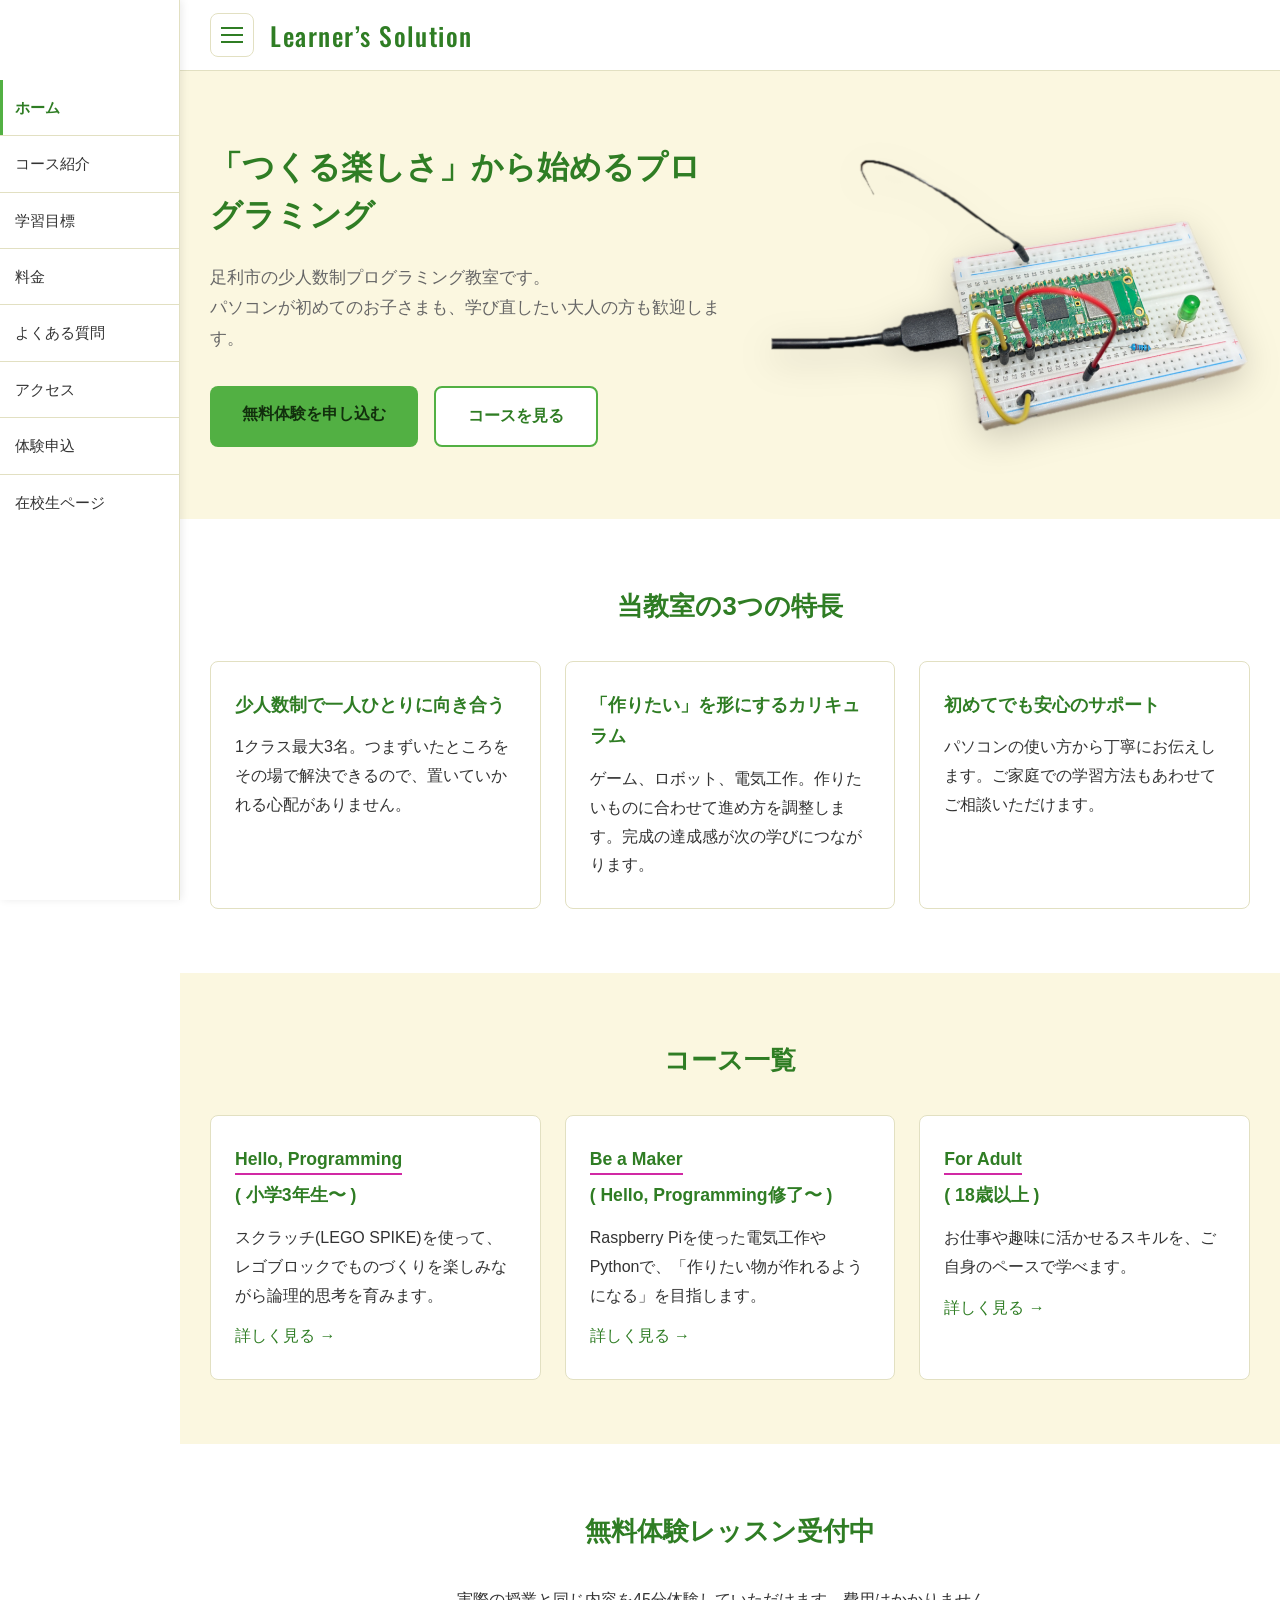
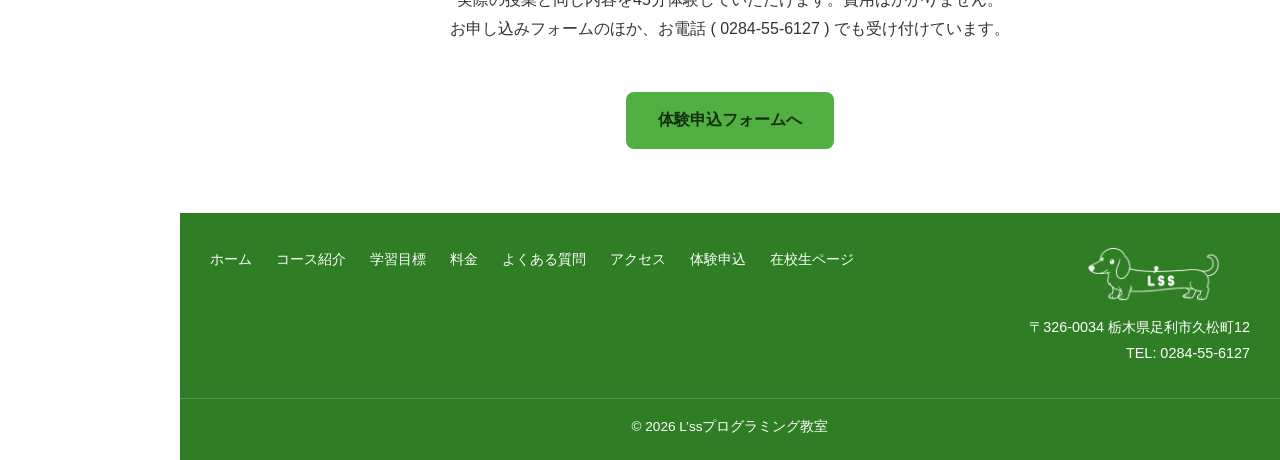
<file: index.html>
<!DOCTYPE html>
<html lang="ja">
<head>
  <meta charset="UTF-8">
  <meta name="viewport" content="width=device-width, initial-scale=1.0">
  <title>足利市のプログラミング教室 L’ss | 小学生から大人まで・無料体験受付中</title>
  <meta name="description" content="足利市のプログラミング教室。初めての方でも安心して学べる少人数制。無料体験レッスン受付中です。">
  <!-- SEO:start -->
  <link rel="canonical" href="https://learners-solution.com/">
  <meta property="og:type" content="website">
  <meta property="og:site_name" content="L’ssプログラミング教室">
  <meta property="og:locale" content="ja_JP">
  <meta property="og:title" content="足利市のプログラミング教室 L’ss | 小学生から大人まで・無料体験受付中">
  <meta property="og:description" content="足利市のプログラミング教室。初めての方でも安心して学べる少人数制。無料体験レッスン受付中です。">
  <meta property="og:url" content="https://learners-solution.com/">
  <meta property="og:image" content="https://learners-solution.com/images/ogp.png">
  <meta name="twitter:card" content="summary_large_image">
  <script type="application/ld+json">
{
  "@context": "https://schema.org",
  "@type": [
    "EducationalOrganization",
    "LocalBusiness"
  ],
  "name": "L’ssプログラミング教室",
  "alternateName": "Learner’s Solution",
  "url": "https://learners-solution.com/",
  "logo": "https://learners-solution.com/images/favicon-192.png",
  "image": "https://learners-solution.com/images/ogp.png",
  "description": "足利市のプログラミング教室。小学3年生から大人まで学べる少人数制。無料体験レッスン受付中です。",
  "telephone": "+81-284-55-6127",
  "email": "learners.solution@gmail.com",
  "address": {
    "@type": "PostalAddress",
    "postalCode": "326-0034",
    "addressCountry": "JP",
    "addressRegion": "栃木県",
    "addressLocality": "足利市",
    "streetAddress": "久松町12"
  },
  "openingHoursSpecification": [
    {
      "@type": "OpeningHoursSpecification",
      "dayOfWeek": [
        "Monday",
        "Tuesday",
        "Wednesday",
        "Thursday"
      ],
      "opens": "10:00",
      "closes": "21:00"
    }
  ],
  "areaServed": {
    "@type": "City",
    "name": "足利市"
  }
}
  </script>
  <!-- SEO:end -->
  <link rel="preconnect" href="https://fonts.googleapis.com">
  <link rel="preconnect" href="https://fonts.gstatic.com" crossorigin>
  <link href="https://fonts.googleapis.com/css2?family=Oswald:wght@500&display=swap" rel="stylesheet">
  <link rel="icon" href="favicon.ico" sizes="32x32">
  <link rel="icon" type="image/png" sizes="192x192" href="images/favicon-192.png">
  <link rel="apple-touch-icon" href="images/favicon-180.png">
  <link rel="stylesheet" href="css/style.css">
</head>
<body>

  <header class="site-header">
    <div class="container header-inner">
      <button class="nav-toggle" type="button" aria-controls="site-nav" aria-expanded="false">
        <span class="nav-toggle-bar"></span>
        <span class="nav-toggle-bar"></span>
        <span class="nav-toggle-bar"></span>
        <span class="nav-toggle-label">メニュー</span>
      </button>
      <a class="logo" href="index.html">
        <span class="logo-text">Learner’s Solution</span>
      </a>
      <nav class="site-nav" id="site-nav">
        <ul>
          <li><a href="index.html" class="is-current">ホーム</a></li>
          <li><a href="courses.html">コース紹介</a></li>
          <li><a href="instructor.html">学習目標</a></li>
          <li><a href="pricing.html">料金</a></li>
          <li><a href="faq.html">よくある質問</a></li>
          <li><a href="access.html">アクセス</a></li>
          <li><a href="trial.html">体験申込</a></li>
          <li><a href="members.html">在校生ページ</a></li>
        </ul>
      </nav>
    </div>
  </header>

  <main>

    <section class="hero">
      <div class="container hero-inner">
        <div class="hero-text">
          <h1>「つくる楽しさ」から始めるプログラミング</h1>
          <p class="hero-lead">
            足利市の少人数制プログラミング教室です。<br>
            パソコンが初めてのお子さまも、学び直したい大人の方も歓迎します。
          </p>
          <p class="hero-actions">
            <a class="btn btn-primary" href="trial.html">無料体験を申し込む</a>
            <a class="btn btn-outline" href="courses.html">コースを見る</a>
          </p>
        </div>
        <div class="hero-visual">
          <img src="images/raspberry-led-cutout.png"
               alt="ブレッドボードに組んだRaspberry Pi Picoと、光っている緑のLED"
               width="900" height="517">
        </div>
      </div>
    </section>

    <section class="section">
      <div class="container">
        <h2 class="section-title">当教室の3つの特長</h2>
        <div class="cards">
          <div class="card">
            <h3>少人数制で一人ひとりに向き合う</h3>
            <p>1クラス最大3名。つまずいたところをその場で解決できるので、置いていかれる心配がありません。</p>
          </div>
          <div class="card">
            <h3>「作りたい」を形にするカリキュラム</h3>
            <p>ゲーム、ロボット、電気工作。作りたいものに合わせて進め方を調整します。完成の達成感が次の学びにつながります。</p>
          </div>
          <div class="card">
            <h3>初めてでも安心のサポート</h3>
            <p>パソコンの使い方から丁寧にお伝えします。ご家庭での学習方法もあわせてご相談いただけます。</p>
          </div>
        </div>
      </div>
    </section>

    <section class="section section-alt">
      <div class="container">
        <h2 class="section-title">コース一覧</h2>
        <div class="cards">
          <div class="card">
            <h3><span class="course-name">Hello, Programming</span><br>( 小学3年生〜 )</h3>
            <p>スクラッチ(LEGO SPIKE)を使って、レゴブロックでものづくりを楽しみながら論理的思考を育みます。</p>
            <p><a class="link-arrow" href="courses.html">詳しく見る</a></p>
          </div>
          <div class="card">
            <h3><span class="course-name">Be a Maker</span><br>( Hello, Programming修了〜 )</h3>
            <p>Raspberry Piを使った電気工作やPythonで、「作りたい物が作れるようになる」を目指します。</p>
            <p><a class="link-arrow" href="courses.html">詳しく見る</a></p>
          </div>
          <div class="card">
            <h3><span class="course-name">For Adult</span><br>( 18歳以上 )</h3>
            <p>お仕事や趣味に活かせるスキルを、ご自身のペースで学べます。</p>
            <p><a class="link-arrow" href="courses.html">詳しく見る</a></p>
          </div>
        </div>
      </div>
    </section>

    <section class="section" id="trial">
      <div class="container">
        <h2 class="section-title">無料体験レッスン受付中</h2>
        <p class="text-center">
          実際の授業と同じ内容を45分体験していただけます。費用はかかりません。<br>
          お申し込みフォームのほか、お電話 ( 0284-55-6127 ) でも受け付けています。
        </p>
        <p class="text-center btn-block">
          <a class="btn btn-primary" href="trial.html">体験申込フォームへ</a>
        </p>
      </div>
    </section>

  </main>

  <footer class="site-footer">
    <div class="container footer-inner">
      <div class="footer-info">
        <img class="footer-logo" src="images/logo-lss-white.png" alt="L’ssプログラミング教室">
        <p>〒326-0034 栃木県足利市久松町12<br>TEL: 0284-55-6127</p>
      </div>
      <nav class="footer-nav">
        <ul>
          <li><a href="index.html">ホーム</a></li>
          <li><a href="courses.html">コース紹介</a></li>
          <li><a href="instructor.html">学習目標</a></li>
          <li><a href="pricing.html">料金</a></li>
          <li><a href="faq.html">よくある質問</a></li>
          <li><a href="access.html">アクセス</a></li>
          <li><a href="trial.html">体験申込</a></li>
          <li><a href="members.html">在校生ページ</a></li>
        </ul>
      </nav>
    </div>
    <p class="copyright">&copy; 2026 L’ssプログラミング教室</p>
  </footer>

  <script src="js/menu.js"></script>

</body>
</html>
</file>
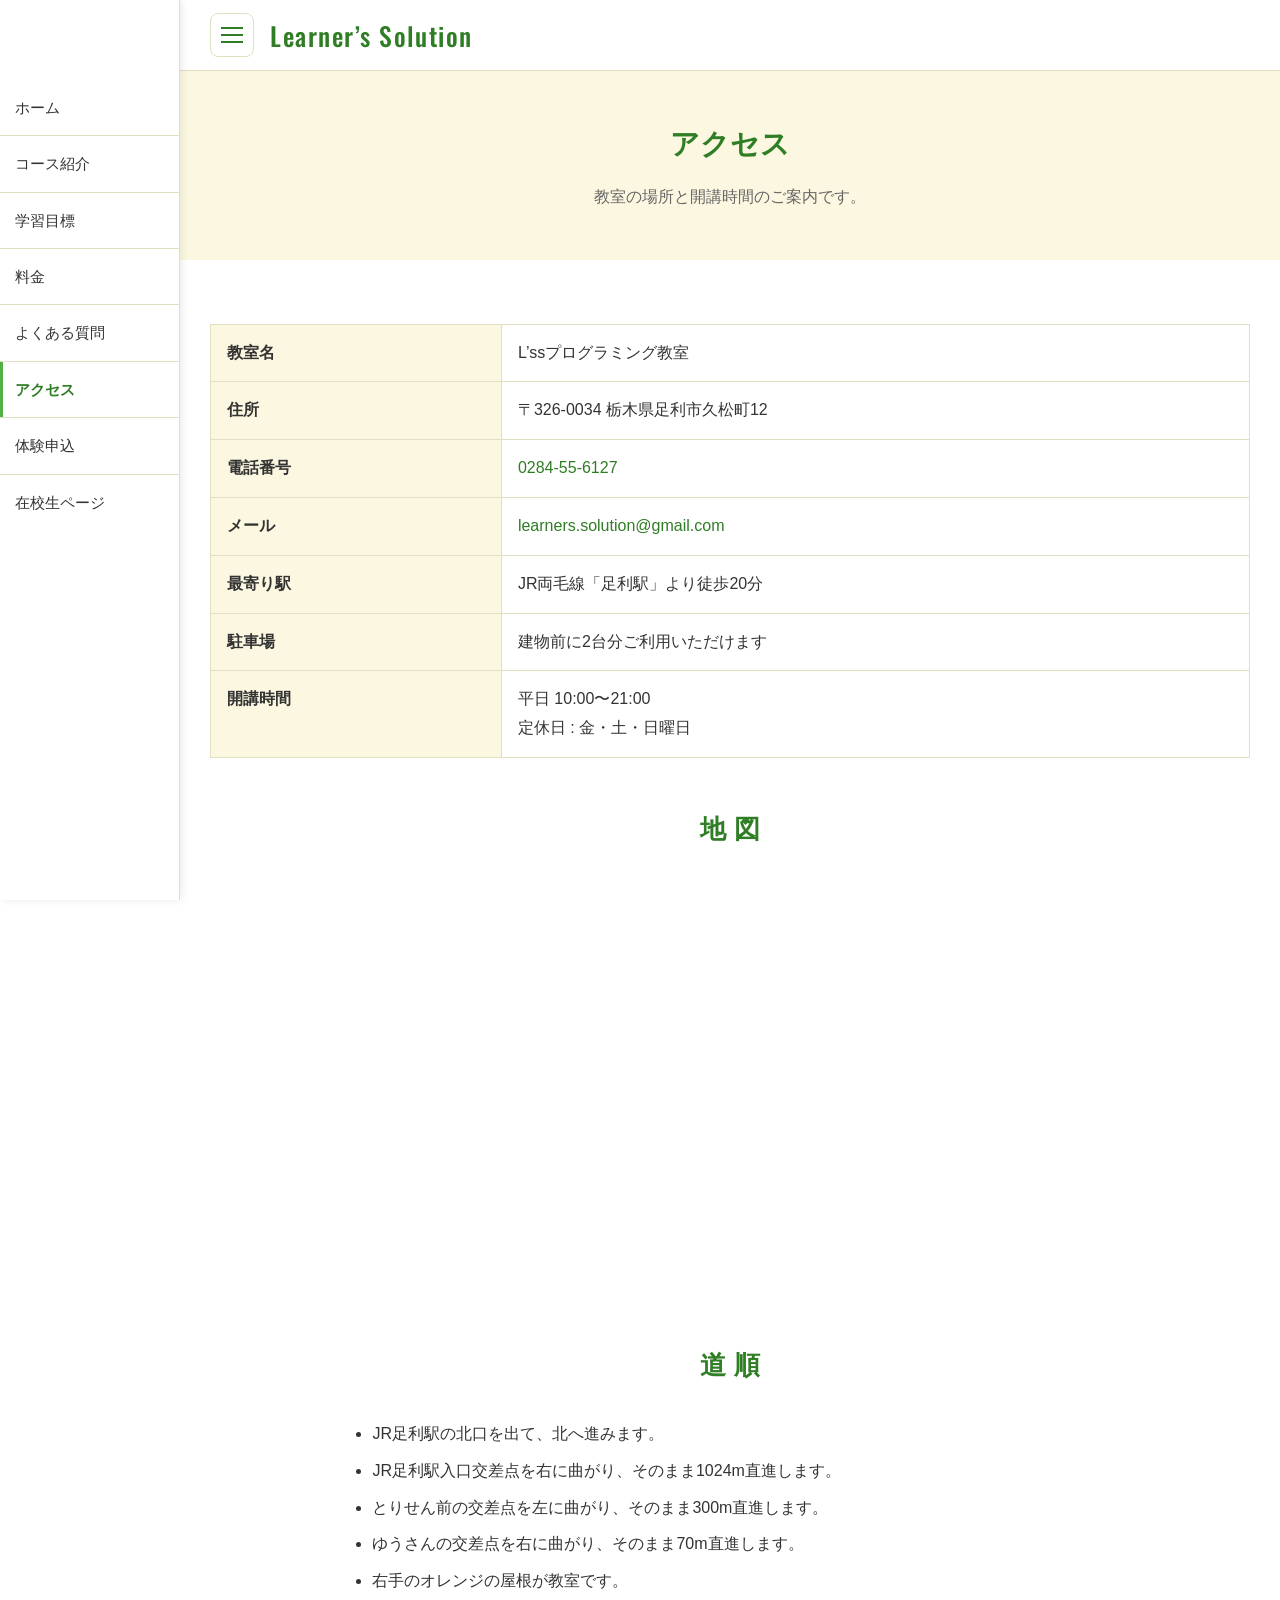
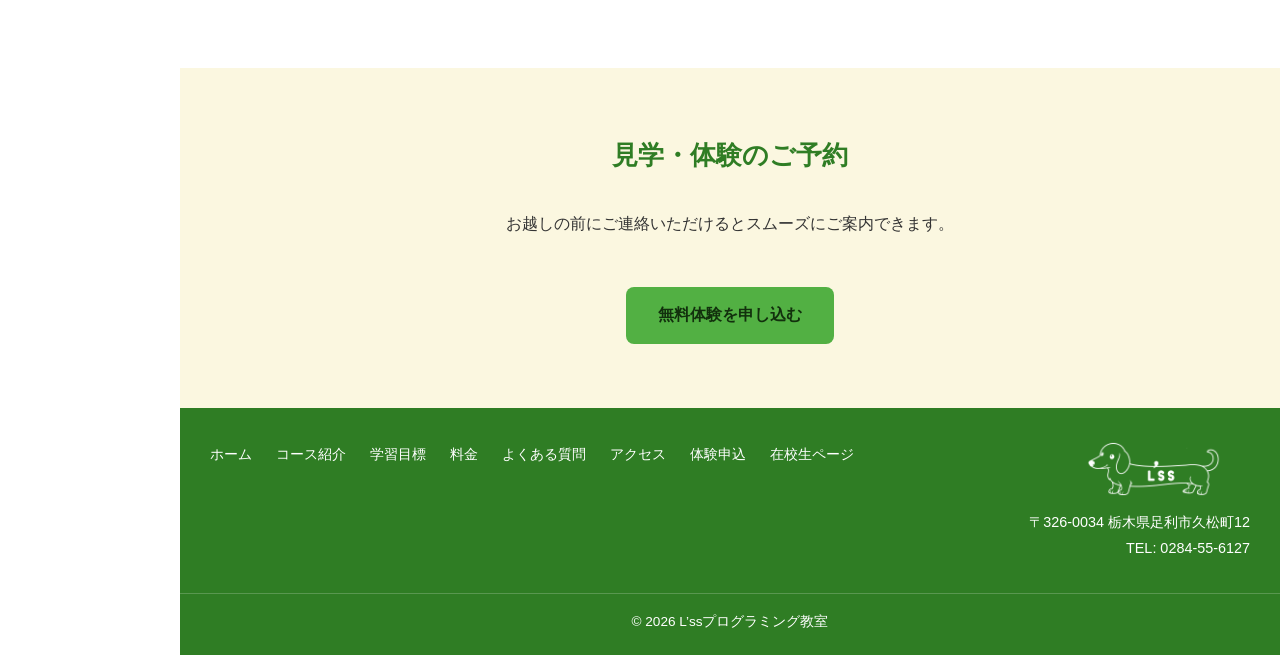
<file: access.html>
<!DOCTYPE html>
<html lang="ja">
<head>
  <meta charset="UTF-8">
  <meta name="viewport" content="width=device-width, initial-scale=1.0">
  <title>アクセス・地図 | 足利市久松町のプログラミング教室 L’ss</title>
  <meta name="description" content="L’ssプログラミング教室へのアクセス・地図・開講時間のご案内。JR足利駅から徒歩20分、駐車場あり。">
  <!-- SEO:start -->
  <link rel="canonical" href="https://learners-solution.com/access.html">
  <meta property="og:type" content="website">
  <meta property="og:site_name" content="L’ssプログラミング教室">
  <meta property="og:locale" content="ja_JP">
  <meta property="og:title" content="アクセス・地図 | 足利市久松町のプログラミング教室 L’ss">
  <meta property="og:description" content="L’ssプログラミング教室へのアクセス・地図・開講時間のご案内。JR足利駅から徒歩20分、駐車場あり。">
  <meta property="og:url" content="https://learners-solution.com/access.html">
  <meta property="og:image" content="https://learners-solution.com/images/ogp.png">
  <meta name="twitter:card" content="summary_large_image">
  <!-- SEO:end -->
  <link rel="preconnect" href="https://fonts.googleapis.com">
  <link rel="preconnect" href="https://fonts.gstatic.com" crossorigin>
  <link href="https://fonts.googleapis.com/css2?family=Oswald:wght@500&display=swap" rel="stylesheet">
  <link rel="icon" href="favicon.ico" sizes="32x32">
  <link rel="icon" type="image/png" sizes="192x192" href="images/favicon-192.png">
  <link rel="apple-touch-icon" href="images/favicon-180.png">
  <link rel="stylesheet" href="css/style.css">
</head>
<body>

  <header class="site-header">
    <div class="container header-inner">
      <button class="nav-toggle" type="button" aria-controls="site-nav" aria-expanded="false">
        <span class="nav-toggle-bar"></span>
        <span class="nav-toggle-bar"></span>
        <span class="nav-toggle-bar"></span>
        <span class="nav-toggle-label">メニュー</span>
      </button>
      <a class="logo" href="index.html">
        <span class="logo-text">Learner’s Solution</span>
      </a>
      <nav class="site-nav" id="site-nav">
        <ul>
          <li><a href="index.html">ホーム</a></li>
          <li><a href="courses.html">コース紹介</a></li>
          <li><a href="instructor.html">学習目標</a></li>
          <li><a href="pricing.html">料金</a></li>
          <li><a href="faq.html">よくある質問</a></li>
          <li><a href="access.html" class="is-current">アクセス</a></li>
          <li><a href="trial.html">体験申込</a></li>
          <li><a href="members.html">在校生ページ</a></li>
        </ul>
      </nav>
    </div>
  </header>

  <main>

    <section class="page-head">
      <div class="container">
        <h1>アクセス</h1>
        <p>教室の場所と開講時間のご案内です。</p>
      </div>
    </section>

    <section class="section">
      <div class="container">

        <div class="table-wrap">
          <table class="info-table">
            <tbody>
              <tr>
                <th>教室名</th>
                <td>L’ssプログラミング教室</td>
              </tr>
              <tr>
                <th>住所</th>
                <td>〒326-0034 栃木県足利市久松町12</td>
              </tr>
              <tr>
                <th>電話番号</th>
                <td><a href="tel:0284556127">0284-55-6127</a></td>
              </tr>
              <tr>
                <th>メール</th>
                <td><a href="mailto:learners.solution@gmail.com">learners.solution@gmail.com</a></td>
              </tr>
              <tr>
                <th>最寄り駅</th>
                <td>JR両毛線「足利駅」より徒歩20分</td>
              </tr>
              <tr>
                <th>駐車場</th>
                <td>建物前に2台分ご利用いただけます</td>
              </tr>
              <tr>
                <th>開講時間</th>
                <td>平日 10:00〜21:00 <br>定休日 : 金・土・日曜日</td>
              </tr>
            </tbody>
          </table>
        </div>

        <h2 class="section-title">地 図</h2>
        <div class="map-wrap">
          <iframe
            src="https://www.google.com/maps?q=%E6%A0%83%E6%9C%A8%E7%9C%8C%E8%B6%B3%E5%88%A9%E5%B8%82%E4%B9%85%E6%9D%BE%E7%94%BA12&amp;output=embed"
            title="L’ssプログラミング教室の地図"
            loading="lazy"
            referrerpolicy="no-referrer-when-downgrade"
            allowfullscreen></iframe>
        </div>

        <h2 class="section-title">道 順</h2>
        <ol class="note-list">
          <li>JR足利駅の北口を出て、北へ進みます。</li>
          <li>JR足利駅入口交差点を右に曲がり、そのまま1024m直進します。</li>
          <li>とりせん前の交差点を左に曲がり、そのまま300m直進します。</li>
          <li>ゆうさんの交差点を右に曲がり、そのまま70m直進します。</li>
          <li>右手のオレンジの屋根が教室です。</li>
        </ol>

      </div>
    </section>

    <section class="section section-alt">
      <div class="container text-center">
        <h2 class="section-title">見学・体験のご予約</h2>
        <p>お越しの前にご連絡いただけるとスムーズにご案内できます。</p>
        <p class="btn-block"><a class="btn btn-primary" href="trial.html">無料体験を申し込む</a></p>
      </div>
    </section>

  </main>

  <footer class="site-footer">
    <div class="container footer-inner">
      <div class="footer-info">
        <img class="footer-logo" src="images/logo-lss-white.png" alt="L’ssプログラミング教室">
        <p>〒326-0034 栃木県足利市久松町12<br>TEL: 0284-55-6127</p>
      </div>
      <nav class="footer-nav">
        <ul>
          <li><a href="index.html">ホーム</a></li>
          <li><a href="courses.html">コース紹介</a></li>
          <li><a href="instructor.html">学習目標</a></li>
          <li><a href="pricing.html">料金</a></li>
          <li><a href="faq.html">よくある質問</a></li>
          <li><a href="access.html">アクセス</a></li>
          <li><a href="trial.html">体験申込</a></li>
          <li><a href="members.html">在校生ページ</a></li>
        </ul>
      </nav>
    </div>
    <p class="copyright">&copy; 2026 L’ssプログラミング教室</p>
  </footer>

  <script src="js/menu.js"></script>

</body>
</html>
</file>
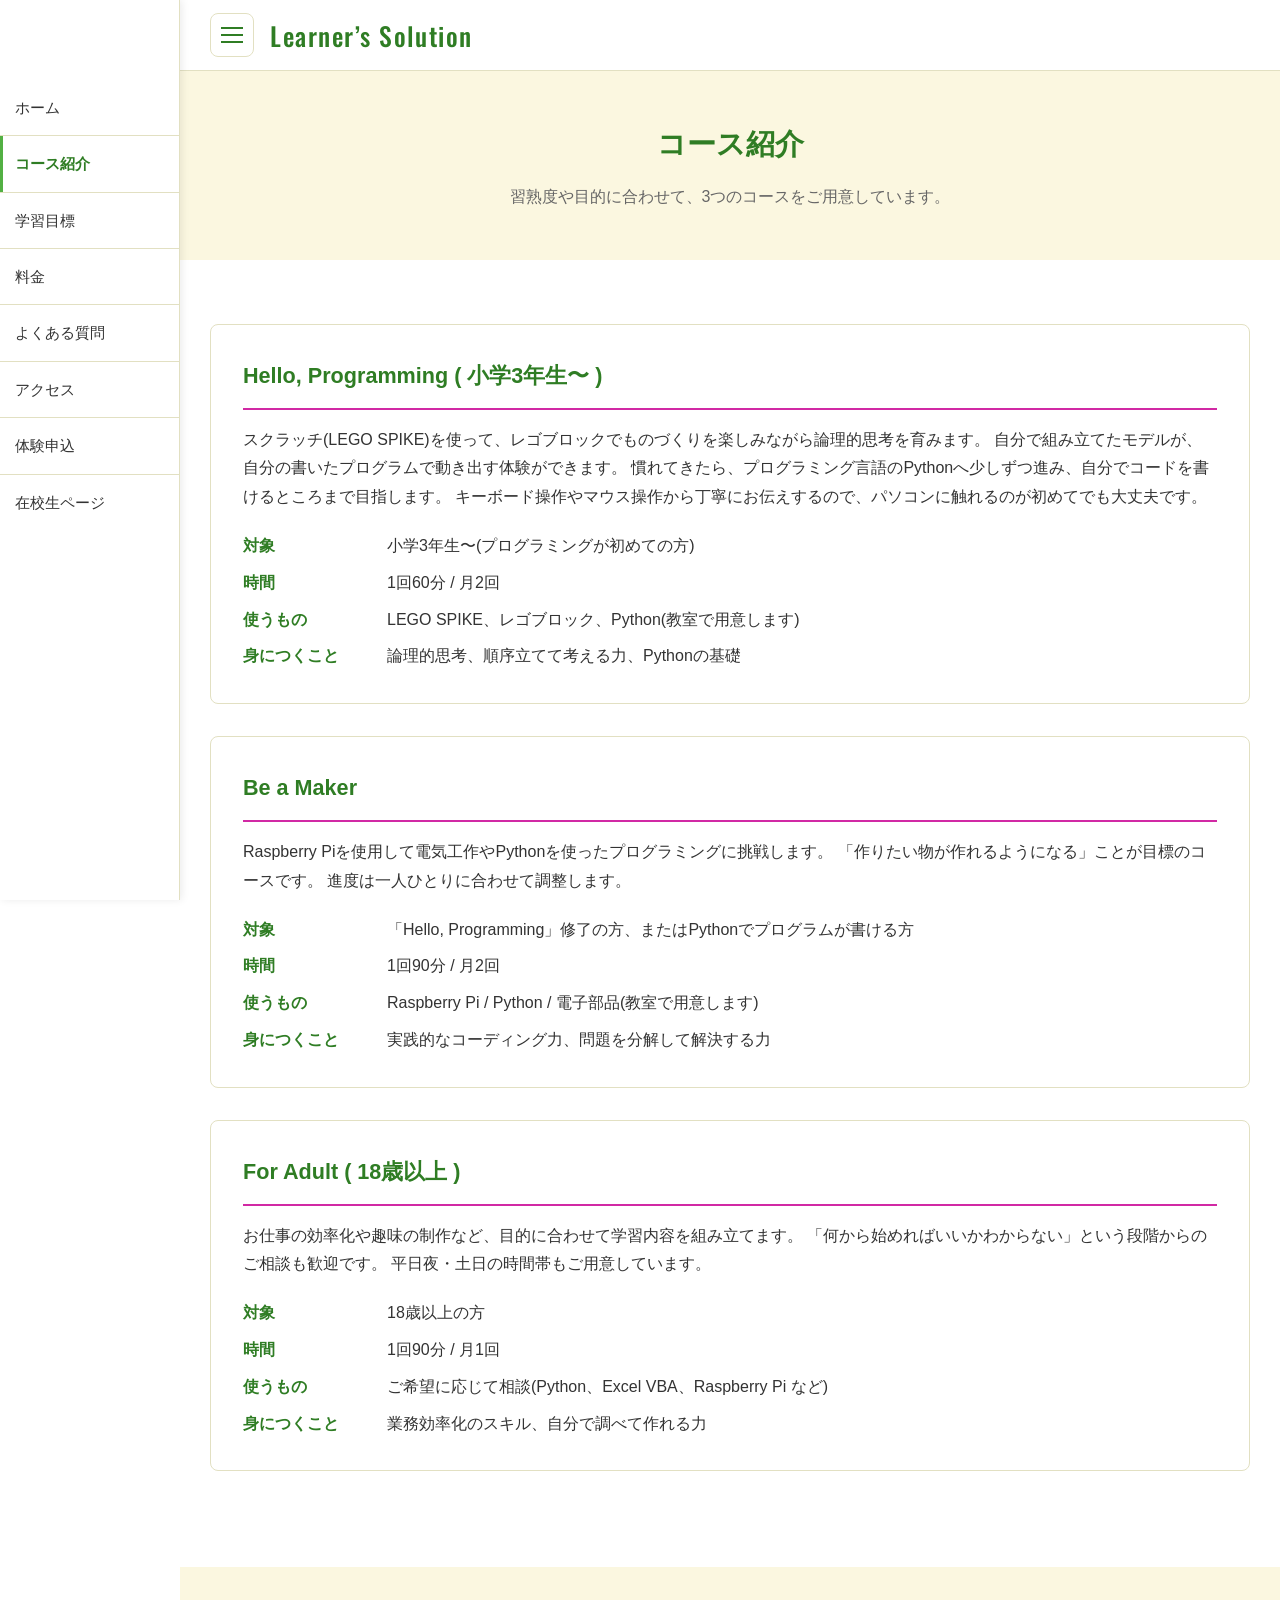
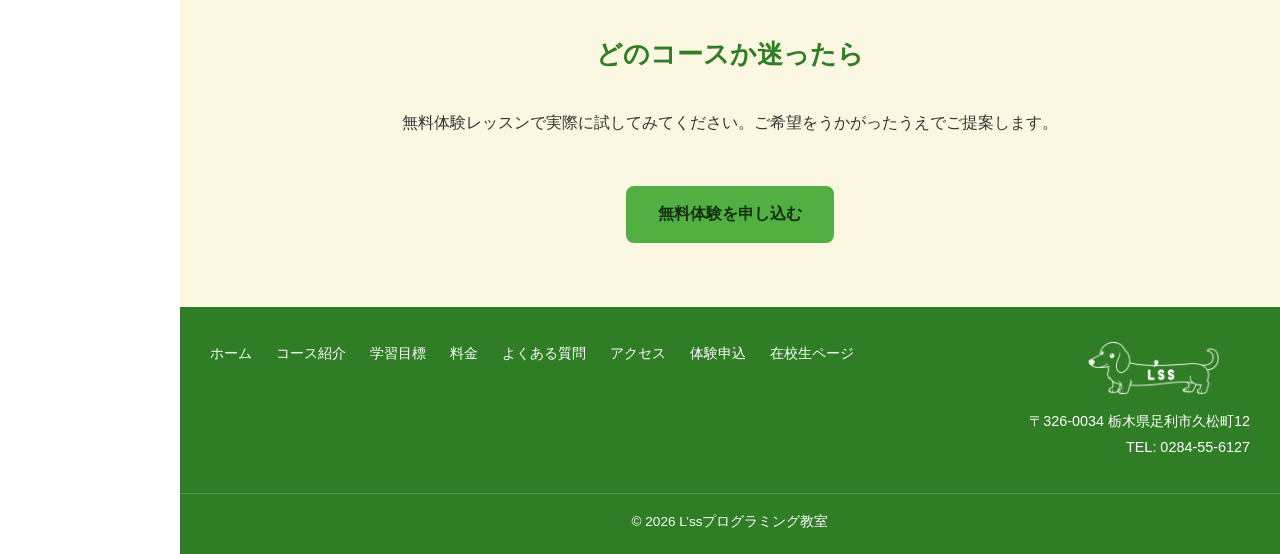
<file: courses.html>
<!DOCTYPE html>
<html lang="ja">
<head>
  <meta charset="UTF-8">
  <meta name="viewport" content="width=device-width, initial-scale=1.0">
  <title>コース紹介 | 足利市のプログラミング教室 L’ss</title>
  <meta name="description" content="L’ssプログラミング教室のコース紹介。小学3年生からの「Hello, Programming」、その先へ進む「Be a Maker」、18歳以上の方向けの「For Adult」をご用意しています。">
  <!-- SEO:start -->
  <link rel="canonical" href="https://learners-solution.com/courses.html">
  <meta property="og:type" content="website">
  <meta property="og:site_name" content="L’ssプログラミング教室">
  <meta property="og:locale" content="ja_JP">
  <meta property="og:title" content="コース紹介 | 足利市のプログラミング教室 L’ss">
  <meta property="og:description" content="L’ssプログラミング教室のコース紹介。小学3年生からの「Hello, Programming」、その先へ進む「Be a Maker」、18歳以上の方向けの「For Adult」をご用意しています。">
  <meta property="og:url" content="https://learners-solution.com/courses.html">
  <meta property="og:image" content="https://learners-solution.com/images/ogp.png">
  <meta name="twitter:card" content="summary_large_image">
  <!-- SEO:end -->
  <link rel="preconnect" href="https://fonts.googleapis.com">
  <link rel="preconnect" href="https://fonts.gstatic.com" crossorigin>
  <link href="https://fonts.googleapis.com/css2?family=Oswald:wght@500&display=swap" rel="stylesheet">
  <link rel="icon" href="favicon.ico" sizes="32x32">
  <link rel="icon" type="image/png" sizes="192x192" href="images/favicon-192.png">
  <link rel="apple-touch-icon" href="images/favicon-180.png">
  <link rel="stylesheet" href="css/style.css">
</head>
<body>

  <header class="site-header">
    <div class="container header-inner">
      <button class="nav-toggle" type="button" aria-controls="site-nav" aria-expanded="false">
        <span class="nav-toggle-bar"></span>
        <span class="nav-toggle-bar"></span>
        <span class="nav-toggle-bar"></span>
        <span class="nav-toggle-label">メニュー</span>
      </button>
      <a class="logo" href="index.html">
        <span class="logo-text">Learner’s Solution</span>
      </a>
      <nav class="site-nav" id="site-nav">
        <ul>
          <li><a href="index.html">ホーム</a></li>
          <li><a href="courses.html" class="is-current">コース紹介</a></li>
          <li><a href="instructor.html">学習目標</a></li>
          <li><a href="pricing.html">料金</a></li>
          <li><a href="faq.html">よくある質問</a></li>
          <li><a href="access.html">アクセス</a></li>
          <li><a href="trial.html">体験申込</a></li>
          <li><a href="members.html">在校生ページ</a></li>
        </ul>
      </nav>
    </div>
  </header>

  <main>

    <section class="page-head">
      <div class="container">
        <h1>コース紹介</h1>
        <p>習熟度や目的に合わせて、3つのコースをご用意しています。</p>
      </div>
    </section>

    <section class="section">
      <div class="container">

        <article class="course">
          <h2>Hello, Programming ( 小学3年生〜 )</h2>
          <p>
            スクラッチ(LEGO SPIKE)を使って、レゴブロックでものづくりを楽しみながら論理的思考を育みます。
            自分で組み立てたモデルが、自分の書いたプログラムで動き出す体験ができます。
            慣れてきたら、プログラミング言語のPythonへ少しずつ進み、自分でコードを書けるところまで目指します。
            キーボード操作やマウス操作から丁寧にお伝えするので、パソコンに触れるのが初めてでも大丈夫です。
          </p>
          <dl class="course-spec">
            <dt>対象</dt><dd>小学3年生〜(プログラミングが初めての方)</dd>
            <dt>時間</dt><dd>1回60分 / 月2回</dd>
            <dt>使うもの</dt><dd>LEGO SPIKE、レゴブロック、Python(教室で用意します)</dd>
            <dt>身につくこと</dt><dd>論理的思考、順序立てて考える力、Pythonの基礎</dd>
          </dl>
        </article>

        <article class="course">
          <h2>Be a Maker</h2>
          <p>
            Raspberry Piを使用して電気工作やPythonを使ったプログラミングに挑戦します。
            「作りたい物が作れるようになる」ことが目標のコースです。
            進度は一人ひとりに合わせて調整します。
          </p>
          <dl class="course-spec">
            <dt>対象</dt><dd>「Hello, Programming」修了の方、またはPythonでプログラムが書ける方</dd>
            <dt>時間</dt><dd>1回90分 / 月2回</dd>
            <dt>使うもの</dt><dd>Raspberry Pi / Python / 電子部品(教室で用意します)</dd>
            <dt>身につくこと</dt><dd>実践的なコーディング力、問題を分解して解決する力</dd>
          </dl>
        </article>

        <article class="course">
          <h2>For Adult ( 18歳以上 )</h2>
          <p>
            お仕事の効率化や趣味の制作など、目的に合わせて学習内容を組み立てます。
            「何から始めればいいかわからない」という段階からのご相談も歓迎です。
            平日夜・土日の時間帯もご用意しています。
          </p>
          <dl class="course-spec">
            <dt>対象</dt><dd>18歳以上の方</dd>
            <dt>時間</dt><dd>1回90分 / 月1回</dd>
            <dt>使うもの</dt><dd>ご希望に応じて相談(Python、Excel VBA、Raspberry Pi など)</dd>
            <dt>身につくこと</dt><dd>業務効率化のスキル、自分で調べて作れる力</dd>
          </dl>
        </article>

      </div>
    </section>

    <section class="section section-alt">
      <div class="container text-center">
        <h2 class="section-title">どのコースか迷ったら</h2>
        <p>無料体験レッスンで実際に試してみてください。ご希望をうかがったうえでご提案します。</p>
        <p class="btn-block"><a class="btn btn-primary" href="trial.html">無料体験を申し込む</a></p>
      </div>
    </section>

  </main>

  <footer class="site-footer">
    <div class="container footer-inner">
      <div class="footer-info">
        <img class="footer-logo" src="images/logo-lss-white.png" alt="L’ssプログラミング教室">
        <p>〒326-0034 栃木県足利市久松町12<br>TEL: 0284-55-6127</p>
      </div>
      <nav class="footer-nav">
        <ul>
          <li><a href="index.html">ホーム</a></li>
          <li><a href="courses.html">コース紹介</a></li>
          <li><a href="instructor.html">学習目標</a></li>
          <li><a href="pricing.html">料金</a></li>
          <li><a href="faq.html">よくある質問</a></li>
          <li><a href="access.html">アクセス</a></li>
          <li><a href="trial.html">体験申込</a></li>
          <li><a href="members.html">在校生ページ</a></li>
        </ul>
      </nav>
    </div>
    <p class="copyright">&copy; 2026 L’ssプログラミング教室</p>
  </footer>

  <script src="js/menu.js"></script>

</body>
</html>
</file>
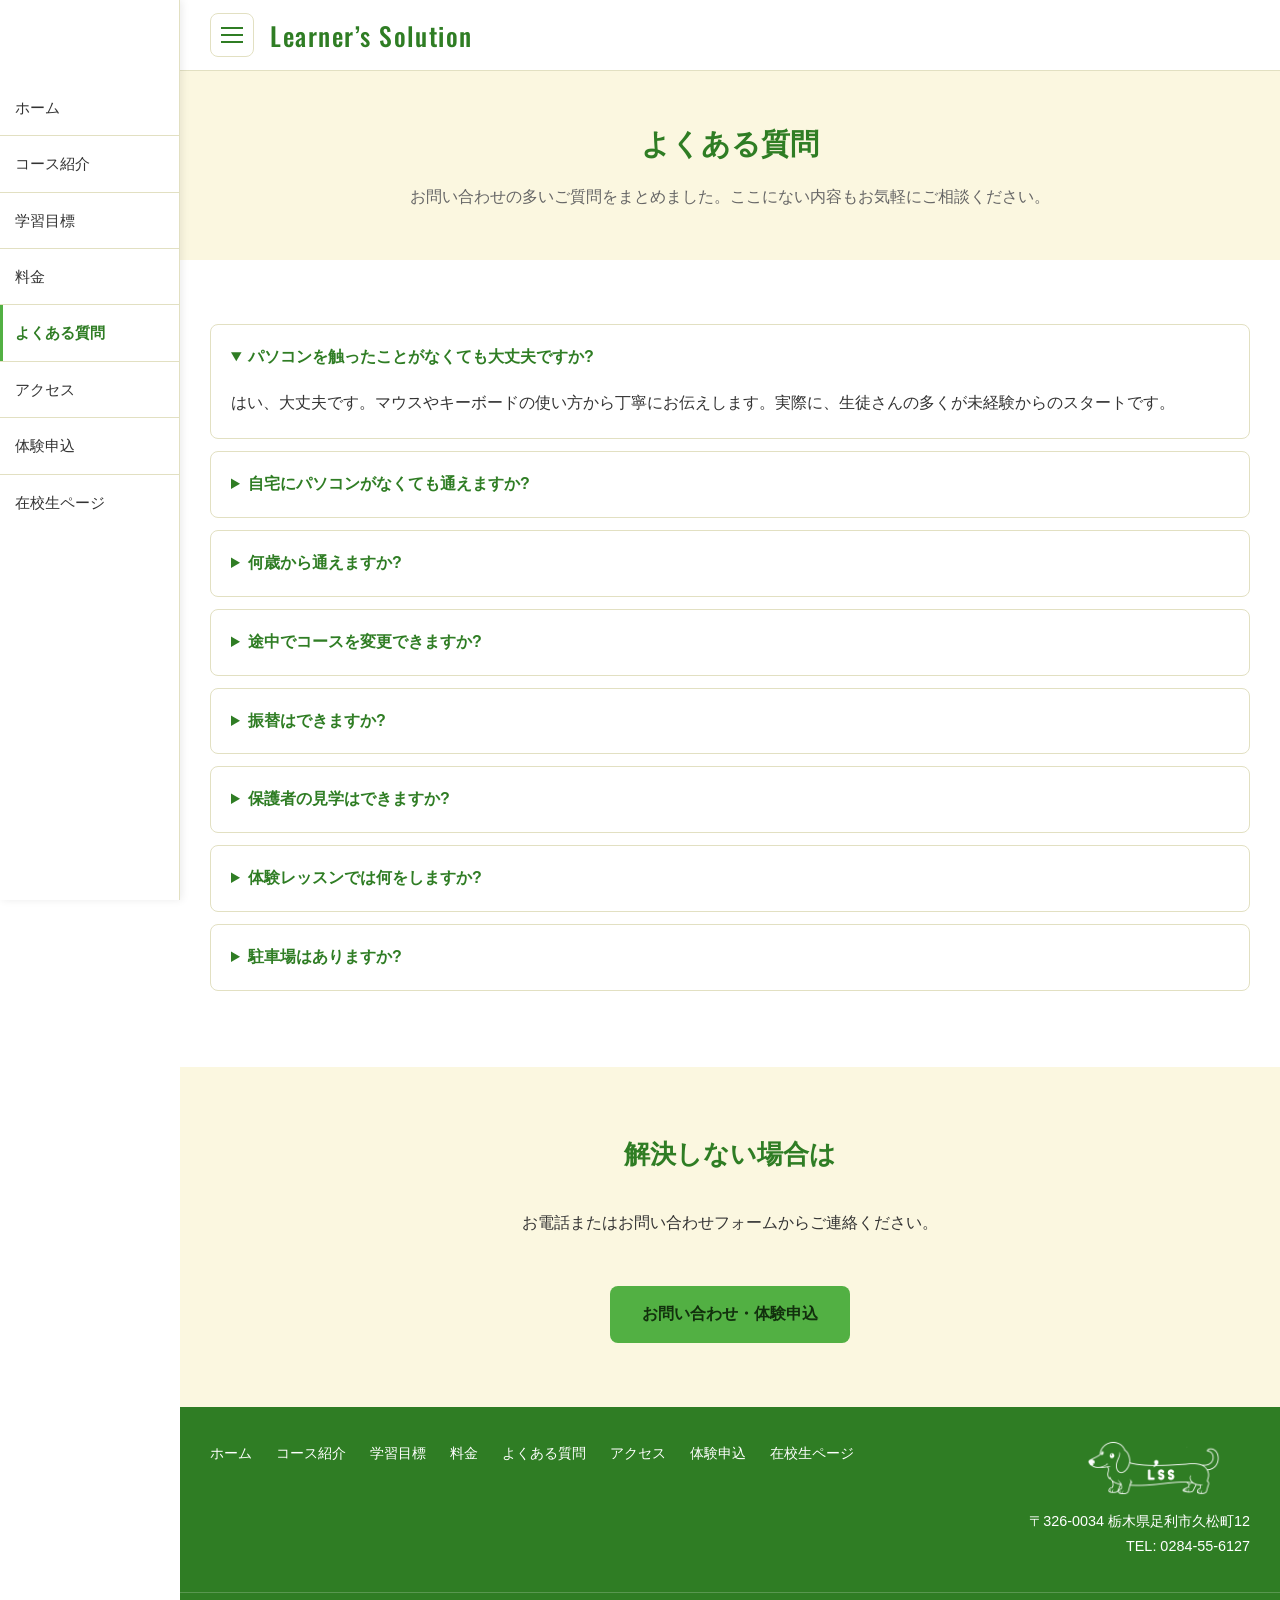
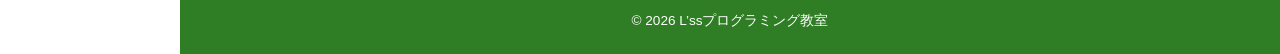
<file: faq.html>
<!DOCTYPE html>
<html lang="ja">
<head>
  <meta charset="UTF-8">
  <meta name="viewport" content="width=device-width, initial-scale=1.0">
  <title>よくある質問 | 足利市のプログラミング教室 L’ss</title>
  <meta name="description" content="足利市のプログラミング教室 L’ssによく寄せられるご質問と回答をまとめました。">
  <!-- SEO:start -->
  <link rel="canonical" href="https://learners-solution.com/faq.html">
  <meta property="og:type" content="website">
  <meta property="og:site_name" content="L’ssプログラミング教室">
  <meta property="og:locale" content="ja_JP">
  <meta property="og:title" content="よくある質問 | 足利市のプログラミング教室 L’ss">
  <meta property="og:description" content="足利市のプログラミング教室 L’ssによく寄せられるご質問と回答をまとめました。">
  <meta property="og:url" content="https://learners-solution.com/faq.html">
  <meta property="og:image" content="https://learners-solution.com/images/ogp.png">
  <meta name="twitter:card" content="summary_large_image">
  <!-- SEO:end -->
  <link rel="preconnect" href="https://fonts.googleapis.com">
  <link rel="preconnect" href="https://fonts.gstatic.com" crossorigin>
  <link href="https://fonts.googleapis.com/css2?family=Oswald:wght@500&display=swap" rel="stylesheet">
  <link rel="icon" href="favicon.ico" sizes="32x32">
  <link rel="icon" type="image/png" sizes="192x192" href="images/favicon-192.png">
  <link rel="apple-touch-icon" href="images/favicon-180.png">
  <link rel="stylesheet" href="css/style.css">
</head>
<body>

  <header class="site-header">
    <div class="container header-inner">
      <button class="nav-toggle" type="button" aria-controls="site-nav" aria-expanded="false">
        <span class="nav-toggle-bar"></span>
        <span class="nav-toggle-bar"></span>
        <span class="nav-toggle-bar"></span>
        <span class="nav-toggle-label">メニュー</span>
      </button>
      <a class="logo" href="index.html">
        <span class="logo-text">Learner’s Solution</span>
      </a>
      <nav class="site-nav" id="site-nav">
        <ul>
          <li><a href="index.html">ホーム</a></li>
          <li><a href="courses.html">コース紹介</a></li>
          <li><a href="instructor.html">学習目標</a></li>
          <li><a href="pricing.html">料金</a></li>
          <li><a href="faq.html" class="is-current">よくある質問</a></li>
          <li><a href="access.html">アクセス</a></li>
          <li><a href="trial.html">体験申込</a></li>
          <li><a href="members.html">在校生ページ</a></li>
        </ul>
      </nav>
    </div>
  </header>

  <main>

    <section class="page-head">
      <div class="container">
        <h1>よくある質問</h1>
        <p>お問い合わせの多いご質問をまとめました。ここにない内容もお気軽にご相談ください。</p>
      </div>
    </section>

    <section class="section">
      <div class="container">

        <details class="faq-item" open>
          <summary>パソコンを触ったことがなくても大丈夫ですか?</summary>
          <p>はい、大丈夫です。マウスやキーボードの使い方から丁寧にお伝えします。実際に、生徒さんの多くが未経験からのスタートです。</p>
        </details>

        <details class="faq-item">
          <summary>自宅にパソコンがなくても通えますか?</summary>
          <p>教室のパソコンを使用しますので、ご自宅にパソコンがなくても受講いただけます。ご家庭でも取り組みたい場合は、環境づくりのご相談も承ります。</p>
        </details>

        <details class="faq-item">
          <summary>何歳から通えますか?</summary>
          <p>Hello, Programmingは小学3年生から受講いただけます。それより小さいお子さまについては、一度ご相談ください。</p>
        </details>

        <details class="faq-item">
          <summary>途中でコースを変更できますか?</summary>
          <p>できます。学習の進み具合やご希望に応じて、いつでもご相談ください。</p>
        </details>

        <details class="faq-item">
          <summary>振替はできますか?</summary>
          <p>事前にご連絡いただければ、3か月以内の別日程に振り替えできます。詳しくは教室までお問い合わせください。</p>
        </details>

        <details class="faq-item">
          <summary>保護者の見学はできますか?</summary>
          <p>可能です。お子さまの様子を見ていただける機会として歓迎しています。事前にお知らせいただけると助かります。</p>
        </details>

        <details class="faq-item">
          <summary>体験レッスンでは何をしますか?</summary>
          <p>実際の授業と同じ内容を45分体験していただきます。教室の雰囲気を見ていただくことが目的なので、その場での入会申し込みは必要ありません。</p>
        </details>

        <details class="faq-item">
          <summary>駐車場はありますか?</summary>
          <p>2台分ご用意しています。詳しくは<a href="access.html">アクセスページ</a>をご覧ください。</p>
        </details>

      </div>
    </section>

    <section class="section section-alt">
      <div class="container text-center">
        <h2 class="section-title">解決しない場合は</h2>
        <p>お電話またはお問い合わせフォームからご連絡ください。</p>
        <p class="btn-block"><a class="btn btn-primary" href="trial.html">お問い合わせ・体験申込</a></p>
      </div>
    </section>

  </main>

  <footer class="site-footer">
    <div class="container footer-inner">
      <div class="footer-info">
        <img class="footer-logo" src="images/logo-lss-white.png" alt="L’ssプログラミング教室">
        <p>〒326-0034 栃木県足利市久松町12<br>TEL: 0284-55-6127</p>
      </div>
      <nav class="footer-nav">
        <ul>
          <li><a href="index.html">ホーム</a></li>
          <li><a href="courses.html">コース紹介</a></li>
          <li><a href="instructor.html">学習目標</a></li>
          <li><a href="pricing.html">料金</a></li>
          <li><a href="faq.html">よくある質問</a></li>
          <li><a href="access.html">アクセス</a></li>
          <li><a href="trial.html">体験申込</a></li>
          <li><a href="members.html">在校生ページ</a></li>
        </ul>
      </nav>
    </div>
    <p class="copyright">&copy; 2026 L’ssプログラミング教室</p>
  </footer>

  <script src="js/menu.js"></script>

</body>
</html>
</file>
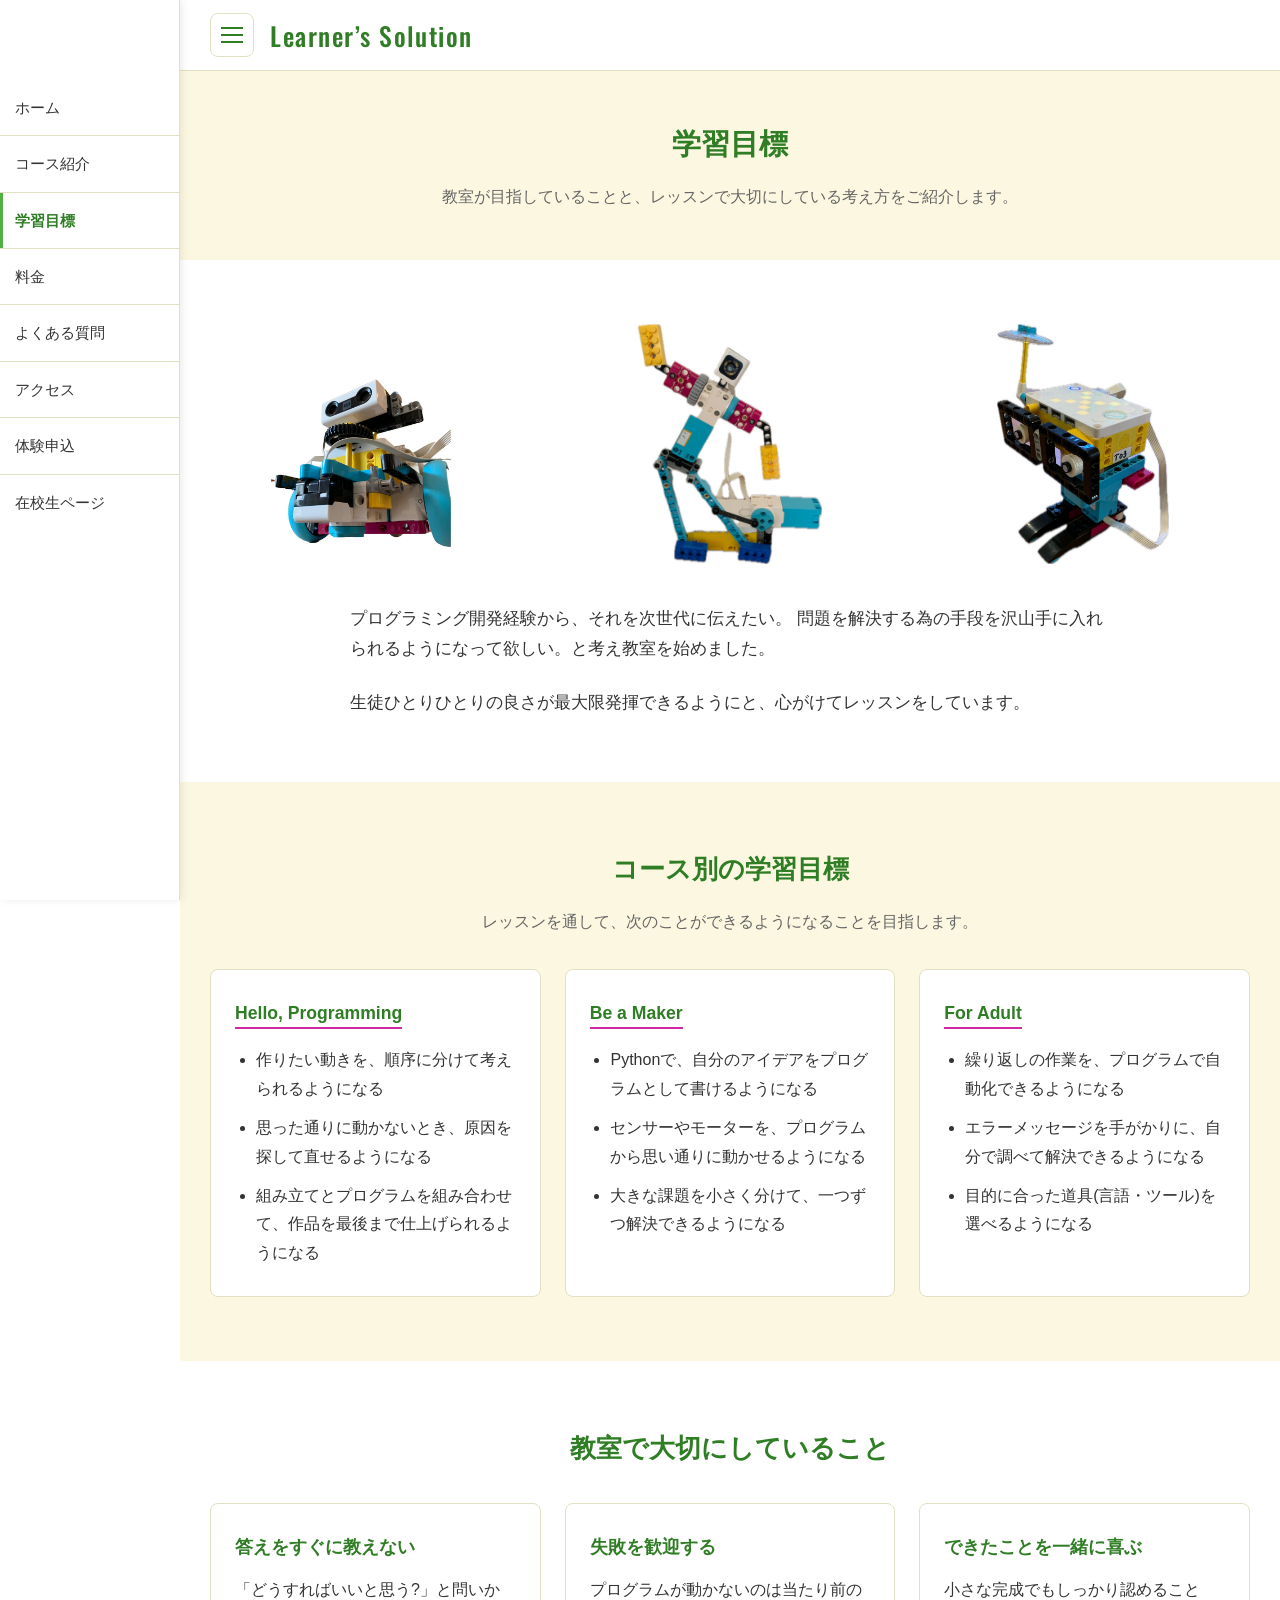
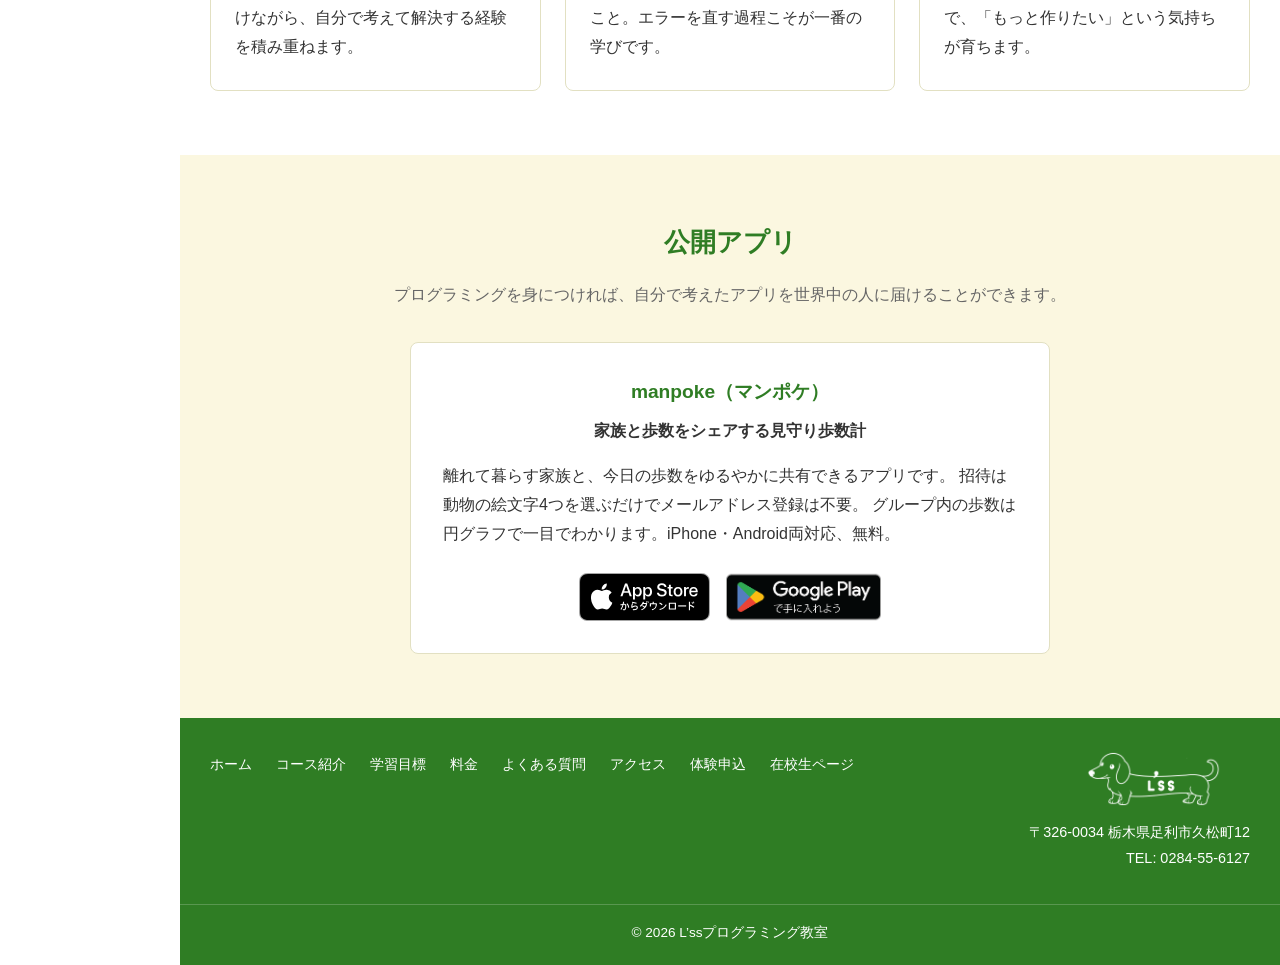
<file: instructor.html>
<!DOCTYPE html>
<html lang="ja">
<head>
  <meta charset="UTF-8">
  <meta name="viewport" content="width=device-width, initial-scale=1.0">
  <title>学習目標 | 足利市のプログラミング教室 L’ss</title>
  <meta name="description" content="足利市のプログラミング教室 L’ssの学習目標。教室が目指していることと、レッスンで大切にしている考え方をご紹介します。">
  <!-- SEO:start -->
  <link rel="canonical" href="https://learners-solution.com/instructor.html">
  <meta property="og:type" content="website">
  <meta property="og:site_name" content="L’ssプログラミング教室">
  <meta property="og:locale" content="ja_JP">
  <meta property="og:title" content="学習目標 | 足利市のプログラミング教室 L’ss">
  <meta property="og:description" content="足利市のプログラミング教室 L’ssの学習目標。教室が目指していることと、レッスンで大切にしている考え方をご紹介します。">
  <meta property="og:url" content="https://learners-solution.com/instructor.html">
  <meta property="og:image" content="https://learners-solution.com/images/ogp.png">
  <meta name="twitter:card" content="summary_large_image">
  <!-- SEO:end -->
  <link rel="preconnect" href="https://fonts.googleapis.com">
  <link rel="preconnect" href="https://fonts.gstatic.com" crossorigin>
  <link href="https://fonts.googleapis.com/css2?family=Oswald:wght@500&display=swap" rel="stylesheet">
  <link rel="icon" href="favicon.ico" sizes="32x32">
  <link rel="icon" type="image/png" sizes="192x192" href="images/favicon-192.png">
  <link rel="apple-touch-icon" href="images/favicon-180.png">
  <link rel="stylesheet" href="css/style.css">
</head>
<body>

  <header class="site-header">
    <div class="container header-inner">
      <button class="nav-toggle" type="button" aria-controls="site-nav" aria-expanded="false">
        <span class="nav-toggle-bar"></span>
        <span class="nav-toggle-bar"></span>
        <span class="nav-toggle-bar"></span>
        <span class="nav-toggle-label">メニュー</span>
      </button>
      <a class="logo" href="index.html">
        <span class="logo-text">Learner’s Solution</span>
      </a>
      <nav class="site-nav" id="site-nav">
        <ul>
          <li><a href="index.html">ホーム</a></li>
          <li><a href="courses.html">コース紹介</a></li>
          <li><a href="instructor.html" class="is-current">学習目標</a></li>
          <li><a href="pricing.html">料金</a></li>
          <li><a href="faq.html">よくある質問</a></li>
          <li><a href="access.html">アクセス</a></li>
          <li><a href="trial.html">体験申込</a></li>
          <li><a href="members.html">在校生ページ</a></li>
        </ul>
      </nav>
    </div>
  </header>

  <main>

    <section class="page-head">
      <div class="container">
        <h1>学習目標</h1>
        <p>教室が目指していることと、レッスンで大切にしている考え方をご紹介します。</p>
      </div>
    </section>

    <section class="section">
      <div class="container">
        <div class="photo-row">
          <img src="images/lesson-infrared-robot.jpg" alt="距離センサーを載せたロボット" width="900" height="900" loading="lazy">
          <img src="images/lesson-arm.jpg" alt="アーム型のロボット" width="900" height="1180" loading="lazy">
          <img src="images/lesson-weather-angle.jpg" alt="風向計を載せたモデル" width="644" height="900" loading="lazy">
        </div>

        <div class="message">
          <p>
            プログラミング開発経験から、それを次世代に伝えたい。
            問題を解決する為の手段を沢山手に入れられるようになって欲しい。と考え教室を始めました。
          </p>
          <p>
            生徒ひとりひとりの良さが最大限発揮できるようにと、心がけてレッスンをしています。
          </p>
        </div>
      </div>
    </section>

    <section class="section section-alt">
      <div class="container">
        <h2 class="section-title">コース別の学習目標</h2>
        <p class="section-lead">レッスンを通して、次のことができるようになることを目指します。</p>
        <div class="cards">
          <div class="card">
            <h3><span class="course-name">Hello, Programming</span></h3>
            <ul class="goal-list">
              <li>作りたい動きを、順序に分けて考えられるようになる</li>
              <li>思った通りに動かないとき、原因を探して直せるようになる</li>
              <li>組み立てとプログラムを組み合わせて、作品を最後まで仕上げられるようになる</li>
            </ul>
          </div>
          <div class="card">
            <h3><span class="course-name">Be a Maker</span></h3>
            <ul class="goal-list">
              <li>Pythonで、自分のアイデアをプログラムとして書けるようになる</li>
              <li>センサーやモーターを、プログラムから思い通りに動かせるようになる</li>
              <li>大きな課題を小さく分けて、一つずつ解決できるようになる</li>
            </ul>
          </div>
          <div class="card">
            <h3><span class="course-name">For Adult</span></h3>
            <ul class="goal-list">
              <li>繰り返しの作業を、プログラムで自動化できるようになる</li>
              <li>エラーメッセージを手がかりに、自分で調べて解決できるようになる</li>
              <li>目的に合った道具(言語・ツール)を選べるようになる</li>
            </ul>
          </div>
        </div>
      </div>
    </section>

    <section class="section">
      <div class="container">
        <h2 class="section-title">教室で大切にしていること</h2>
        <div class="cards">
          <div class="card">
            <h3>答えをすぐに教えない</h3>
            <p>「どうすればいいと思う?」と問いかけながら、自分で考えて解決する経験を積み重ねます。</p>
          </div>
          <div class="card">
            <h3>失敗を歓迎する</h3>
            <p>プログラムが動かないのは当たり前のこと。エラーを直す過程こそが一番の学びです。</p>
          </div>
          <div class="card">
            <h3>できたことを一緒に喜ぶ</h3>
            <p>小さな完成でもしっかり認めることで、「もっと作りたい」という気持ちが育ちます。</p>
          </div>
        </div>
      </div>
    </section>

    <section class="section section-alt">
      <div class="container">
        <h2 class="section-title">公開アプリ</h2>
        <p class="section-lead">
          プログラミングを身につければ、自分で考えたアプリを世界中の人に届けることができます。
        </p>
        <div class="app-showcase">
          <div class="app-showcase-text">
            <h3>manpoke（マンポケ）</h3>
            <p class="app-showcase-tagline">家族と歩数をシェアする見守り歩数計</p>
            <p>
              離れて暮らす家族と、今日の歩数をゆるやかに共有できるアプリです。
              招待は動物の絵文字4つを選ぶだけでメールアドレス登録は不要。
              グループ内の歩数は円グラフで一目でわかります。iPhone・Android両対応、無料。
            </p>
            <div class="app-badges">
              <a href="https://apps.apple.com/jp/app/manpoke/id6776968353" target="_blank" rel="noopener">
                <img src="images/badge-appstore.svg" alt="App Storeからダウンロード" height="48">
              </a>
              <a href="https://play.google.com/store/apps/details?id=com.learnerssolution.manpoke&amp;hl=ja" target="_blank" rel="noopener">
                <img src="images/badge-googleplay.png" alt="Google Playで手に入れよう" height="48">
              </a>
            </div>
          </div>
        </div>
      </div>
    </section>

  </main>

  <footer class="site-footer">
    <div class="container footer-inner">
      <div class="footer-info">
        <img class="footer-logo" src="images/logo-lss-white.png" alt="L’ssプログラミング教室">
        <p>〒326-0034 栃木県足利市久松町12<br>TEL: 0284-55-6127</p>
      </div>
      <nav class="footer-nav">
        <ul>
          <li><a href="index.html">ホーム</a></li>
          <li><a href="courses.html">コース紹介</a></li>
          <li><a href="instructor.html">学習目標</a></li>
          <li><a href="pricing.html">料金</a></li>
          <li><a href="faq.html">よくある質問</a></li>
          <li><a href="access.html">アクセス</a></li>
          <li><a href="trial.html">体験申込</a></li>
          <li><a href="members.html">在校生ページ</a></li>
        </ul>
      </nav>
    </div>
    <p class="copyright">&copy; 2026 L’ssプログラミング教室</p>
  </footer>

  <script src="js/menu.js"></script>

</body>
</html>
</file>
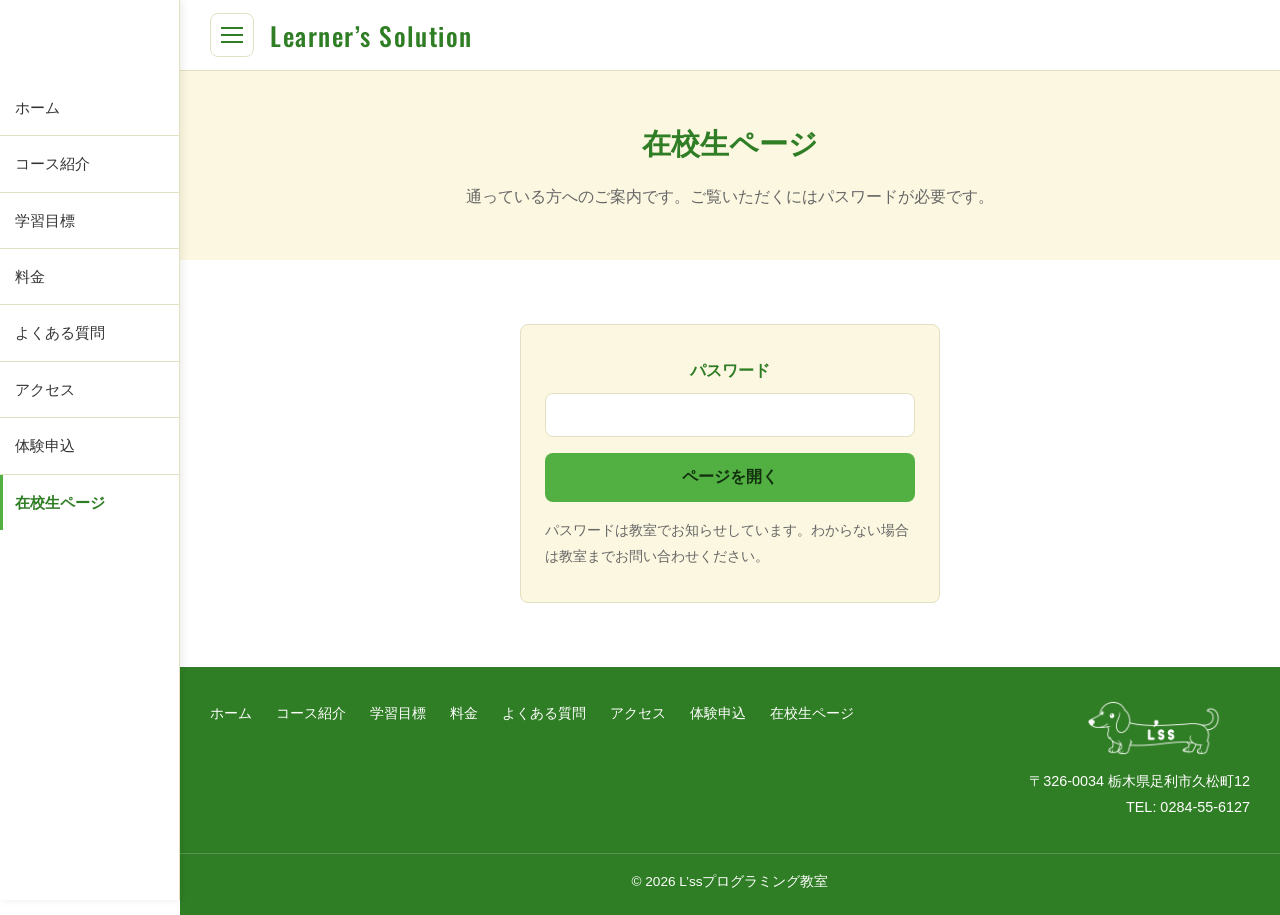
<file: members.html>
<!DOCTYPE html>
<html lang="ja">
<head>
  <meta charset="UTF-8">
  <meta name="viewport" content="width=device-width, initial-scale=1.0">
  <title>在校生ページ | L’ssプログラミング教室</title>
  <meta name="description" content="L’ssプログラミング教室に通っている方向けのページです。ご利用にはパスワードが必要です。">
  <meta name="robots" content="noindex, nofollow">
  <link rel="preconnect" href="https://fonts.googleapis.com">
  <link rel="preconnect" href="https://fonts.gstatic.com" crossorigin>
  <link href="https://fonts.googleapis.com/css2?family=Oswald:wght@500&display=swap" rel="stylesheet">
  <link rel="icon" href="favicon.ico" sizes="32x32">
  <link rel="icon" type="image/png" sizes="192x192" href="images/favicon-192.png">
  <link rel="apple-touch-icon" href="images/favicon-180.png">
  <link rel="stylesheet" href="css/style.css">
</head>
<body>

  <header class="site-header">
    <div class="container header-inner">
      <button class="nav-toggle" type="button" aria-controls="site-nav" aria-expanded="false">
        <span class="nav-toggle-bar"></span>
        <span class="nav-toggle-bar"></span>
        <span class="nav-toggle-bar"></span>
        <span class="nav-toggle-label">メニュー</span>
      </button>
      <a class="logo" href="index.html">
        <span class="logo-text">Learner’s Solution</span>
      </a>
      <nav class="site-nav" id="site-nav">
        <ul>
          <li><a href="index.html">ホーム</a></li>
          <li><a href="courses.html">コース紹介</a></li>
          <li><a href="instructor.html">学習目標</a></li>
          <li><a href="pricing.html">料金</a></li>
          <li><a href="faq.html">よくある質問</a></li>
          <li><a href="access.html">アクセス</a></li>
          <li><a href="trial.html">体験申込</a></li>
          <li><a href="members.html" class="is-current">在校生ページ</a></li>
        </ul>
      </nav>
    </div>
  </header>

  <main>

    <section class="page-head">
      <div class="container">
        <h1>在校生ページ</h1>
        <p>通っている方へのご案内です。ご覧いただくにはパスワードが必要です。</p>
      </div>
    </section>

    <!-- パスワード入力。合っていれば下の #member-content を表示する -->
    <section class="section" id="member-gate">
      <div class="container">
        <form class="lock-form" id="lock-form">
          <label class="lock-label" for="lock-password">パスワード</label>
          <input class="lock-input" type="password" id="lock-password"
                 autocomplete="current-password" required>
          <button class="btn btn-primary" type="submit">ページを開く</button>
          <p class="lock-error" id="lock-error" role="alert" hidden>
            パスワードが違います。もう一度お試しください。
          </p>
          <p class="lock-note">
            パスワードは教室でお知らせしています。わからない場合は教室までお問い合わせください。
          </p>
        </form>
      </div>
    </section>

    <div id="member-content" hidden>

      <section class="section">
        <div class="container">
          <h2 class="section-title">レッスンスケジュール</h2>
          <p class="section-lead">クラスを欠席される場合は、LINEまたはお電話にてご連絡ください。</p>

          <!-- 中身の差し替えは files/lesson-schedule.pdf を上書きするだけ。
               ここのHTMLを編集する必要はありません -->
          <p class="text-center btn-block">
            <a class="btn btn-primary" href="files/lesson-schedule.pdf" target="_blank" rel="noopener">
              スケジュール(PDF)を開く
            </a>
          </p>

          <!-- 画面の広い端末では、開かなくてもそのまま読めるように埋め込む。
               スマホでは埋め込みが小さく読みにくいためCSSで隠し、上のボタンから開いてもらう -->
          <div class="pdf-embed">
            <iframe src="files/lesson-schedule.pdf#view=FitH"
                    title="レッスンスケジュール"></iframe>
          </div>
        </div>
      </section>

      <section class="section section-alt">
        <div class="container">
          <h2 class="section-title">教室のフリーWi-Fi</h2>
          <p class="section-lead">ご自身のパソコンやタブレットを持ち込む場合にご利用ください。</p>

          <!-- ▼ パスワードは載せていません(下の注意書きを参照) -->
          <div class="table-wrap">
            <table class="info-table">
              <tbody>
                <tr>
                  <th>ネットワーク名(SSID)</th>
                  <td>Deco_8C7D92EC_Guest</td>
                </tr>
                <tr>
                  <th>パスワード</th>
                  <td>(教室で配布しているものを入力してください)</td>
                </tr>
                <tr>
                  <th>セキュリティ方式</th>
                  <td>WPA2-PSK(AES)</td>
                </tr>
                <tr>
                  <th>利用できる時間</th>
                  <td>レッスンの時間中</td>
                </tr>
              </tbody>
            </table>
          </div>

          <h3 class="section-title">つなぎ方</h3>
          <ol class="note-list">
            <li>端末のWi-Fi設定を開きます。</li>
            <li>ネットワークの一覧から上のSSIDを選びます。</li>
            <li>パスワードを入力して「接続」を押します。</li>
            <li>ブラウザでページが開けば接続完了です。</li>
          </ol>
        </div>
      </section>

      <section class="section">
        <div class="container text-center">
          <h2 class="section-title">ご連絡・ご相談</h2>
          <p>振替やお休みのご連絡は、お電話またはメールでお願いします。</p>
          <p>
            TEL: <a href="tel:0284556127">0284-55-6127</a><br>
            メール: <a href="mailto:learners.solution@gmail.com">learners.solution@gmail.com</a>
          </p>
        </div>
      </section>

    </div>

  </main>

  <footer class="site-footer">
    <div class="container footer-inner">
      <div class="footer-info">
        <img class="footer-logo" src="images/logo-lss-white.png" alt="L’ssプログラミング教室">
        <p>〒326-0034 栃木県足利市久松町12<br>TEL: 0284-55-6127</p>
      </div>
      <nav class="footer-nav">
        <ul>
          <li><a href="index.html">ホーム</a></li>
          <li><a href="courses.html">コース紹介</a></li>
          <li><a href="instructor.html">学習目標</a></li>
          <li><a href="pricing.html">料金</a></li>
          <li><a href="faq.html">よくある質問</a></li>
          <li><a href="access.html">アクセス</a></li>
          <li><a href="trial.html">体験申込</a></li>
          <li><a href="members.html">在校生ページ</a></li>
        </ul>
      </nav>
    </div>
    <p class="copyright">&copy; 2026 L’ssプログラミング教室</p>
  </footer>

  <script src="js/menu.js"></script>
  <script src="js/members.js"></script>

</body>
</html>
</file>
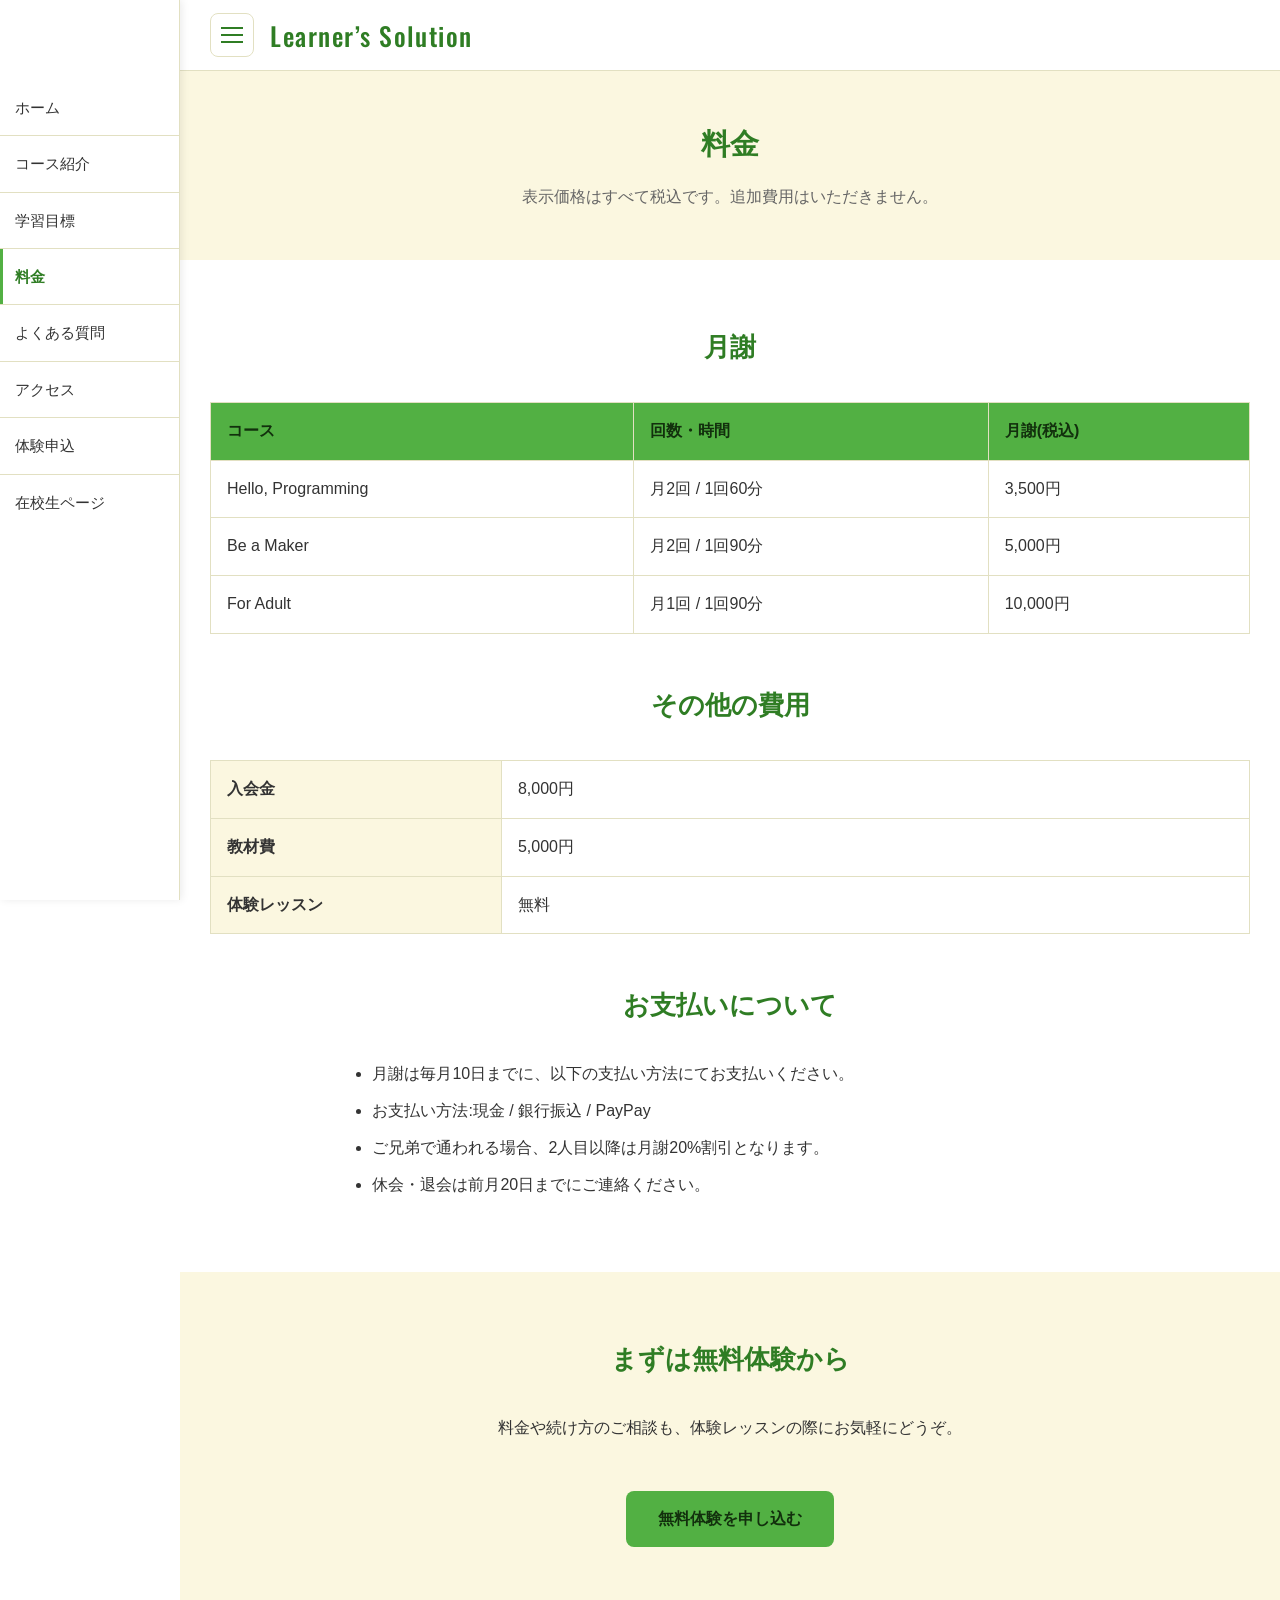
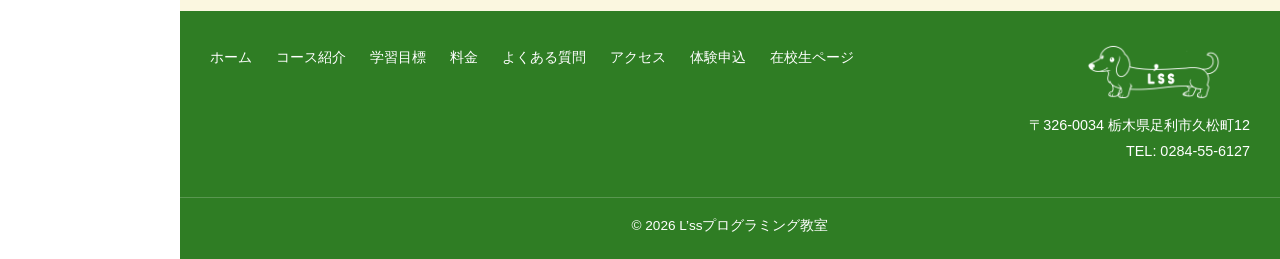
<file: pricing.html>
<!DOCTYPE html>
<html lang="ja">
<head>
  <meta charset="UTF-8">
  <meta name="viewport" content="width=device-width, initial-scale=1.0">
  <title>料金 | 足利市のプログラミング教室 L’ss</title>
  <meta name="description" content="足利市のプログラミング教室 L’ssの料金一覧。入会金・月謝・教材費をわかりやすくご案内します。">
  <!-- SEO:start -->
  <link rel="canonical" href="https://learners-solution.com/pricing.html">
  <meta property="og:type" content="website">
  <meta property="og:site_name" content="L’ssプログラミング教室">
  <meta property="og:locale" content="ja_JP">
  <meta property="og:title" content="料金 | 足利市のプログラミング教室 L’ss">
  <meta property="og:description" content="足利市のプログラミング教室 L’ssの料金一覧。入会金・月謝・教材費をわかりやすくご案内します。">
  <meta property="og:url" content="https://learners-solution.com/pricing.html">
  <meta property="og:image" content="https://learners-solution.com/images/ogp.png">
  <meta name="twitter:card" content="summary_large_image">
  <!-- SEO:end -->
  <link rel="preconnect" href="https://fonts.googleapis.com">
  <link rel="preconnect" href="https://fonts.gstatic.com" crossorigin>
  <link href="https://fonts.googleapis.com/css2?family=Oswald:wght@500&display=swap" rel="stylesheet">
  <link rel="icon" href="favicon.ico" sizes="32x32">
  <link rel="icon" type="image/png" sizes="192x192" href="images/favicon-192.png">
  <link rel="apple-touch-icon" href="images/favicon-180.png">
  <link rel="stylesheet" href="css/style.css">
</head>
<body>

  <header class="site-header">
    <div class="container header-inner">
      <button class="nav-toggle" type="button" aria-controls="site-nav" aria-expanded="false">
        <span class="nav-toggle-bar"></span>
        <span class="nav-toggle-bar"></span>
        <span class="nav-toggle-bar"></span>
        <span class="nav-toggle-label">メニュー</span>
      </button>
      <a class="logo" href="index.html">
        <span class="logo-text">Learner’s Solution</span>
      </a>
      <nav class="site-nav" id="site-nav">
        <ul>
          <li><a href="index.html">ホーム</a></li>
          <li><a href="courses.html">コース紹介</a></li>
          <li><a href="instructor.html">学習目標</a></li>
          <li><a href="pricing.html" class="is-current">料金</a></li>
          <li><a href="faq.html">よくある質問</a></li>
          <li><a href="access.html">アクセス</a></li>
          <li><a href="trial.html">体験申込</a></li>
          <li><a href="members.html">在校生ページ</a></li>
        </ul>
      </nav>
    </div>
  </header>

  <main>

    <section class="page-head">
      <div class="container">
        <h1>料金</h1>
        <p>表示価格はすべて税込です。追加費用はいただきません。</p>
      </div>
    </section>

    <section class="section">
      <div class="container">

        <h2 class="section-title">月謝</h2>
        <div class="table-wrap">
          <table class="price-table">
            <thead>
              <tr>
                <th>コース</th>
                <th>回数・時間</th>
                <th>月謝(税込)</th>
              </tr>
            </thead>
            <tbody>
              <tr>
                <td>Hello, Programming</td>
                <td>月2回 / 1回60分</td>
                <td>3,500円</td>
              </tr>
              <tr>
                <td>Be a Maker</td>
                <td>月2回 / 1回90分</td>
                <td>5,000円</td>
              </tr>
              <tr>
                <td>For Adult</td>
                <td>月1回 / 1回90分</td>
                <td>10,000円</td>
              </tr>
            </tbody>
          </table>
        </div>

        <h2 class="section-title">その他の費用</h2>
        <div class="table-wrap">
          <table class="price-table">
            <tbody>
              <tr>
                <th>入会金</th>
                <td>8,000円</td>
              </tr>
              <tr>
                <th>教材費</th>
                <td>5,000円</td>
              </tr>
              <tr>
                <th>体験レッスン</th>
                <td>無料</td>
              </tr>
            </tbody>
          </table>
        </div>

        <h2 class="section-title">お支払いについて</h2>
        <ul class="note-list">
          <li>月謝は毎月10日までに、以下の支払い方法にてお支払いください。</li>
          <li>お支払い方法:現金 / 銀行振込 / PayPay</li>
          <li>ご兄弟で通われる場合、2人目以降は月謝20%割引となります。</li>
          <li>休会・退会は前月20日までにご連絡ください。</li>
        </ul>

      </div>
    </section>

    <section class="section section-alt">
      <div class="container text-center">
        <h2 class="section-title">まずは無料体験から</h2>
        <p>料金や続け方のご相談も、体験レッスンの際にお気軽にどうぞ。</p>
        <p class="btn-block"><a class="btn btn-primary" href="trial.html">無料体験を申し込む</a></p>
      </div>
    </section>

  </main>

  <footer class="site-footer">
    <div class="container footer-inner">
      <div class="footer-info">
        <img class="footer-logo" src="images/logo-lss-white.png" alt="L’ssプログラミング教室">
        <p>〒326-0034 栃木県足利市久松町12<br>TEL: 0284-55-6127</p>
      </div>
      <nav class="footer-nav">
        <ul>
          <li><a href="index.html">ホーム</a></li>
          <li><a href="courses.html">コース紹介</a></li>
          <li><a href="instructor.html">学習目標</a></li>
          <li><a href="pricing.html">料金</a></li>
          <li><a href="faq.html">よくある質問</a></li>
          <li><a href="access.html">アクセス</a></li>
          <li><a href="trial.html">体験申込</a></li>
          <li><a href="members.html">在校生ページ</a></li>
        </ul>
      </nav>
    </div>
    <p class="copyright">&copy; 2026 L’ssプログラミング教室</p>
  </footer>

  <script src="js/menu.js"></script>

</body>
</html>
</file>
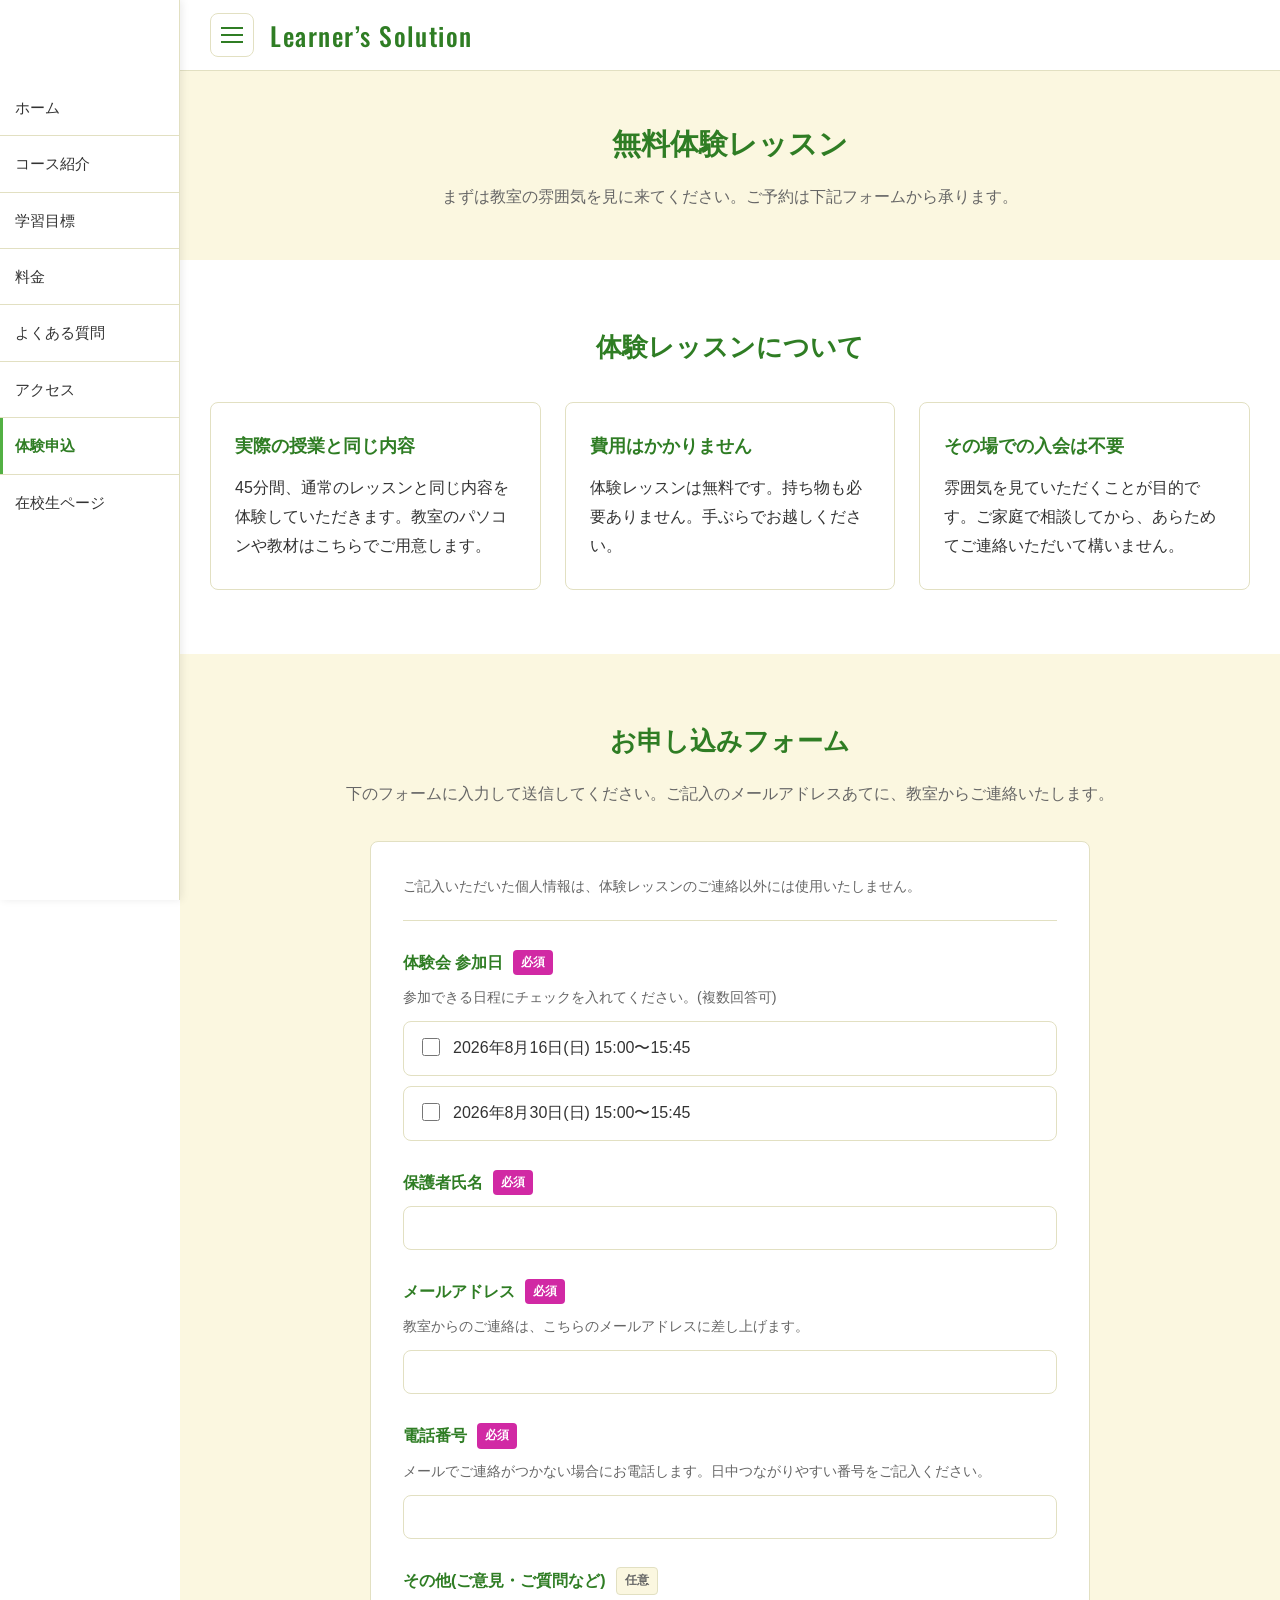
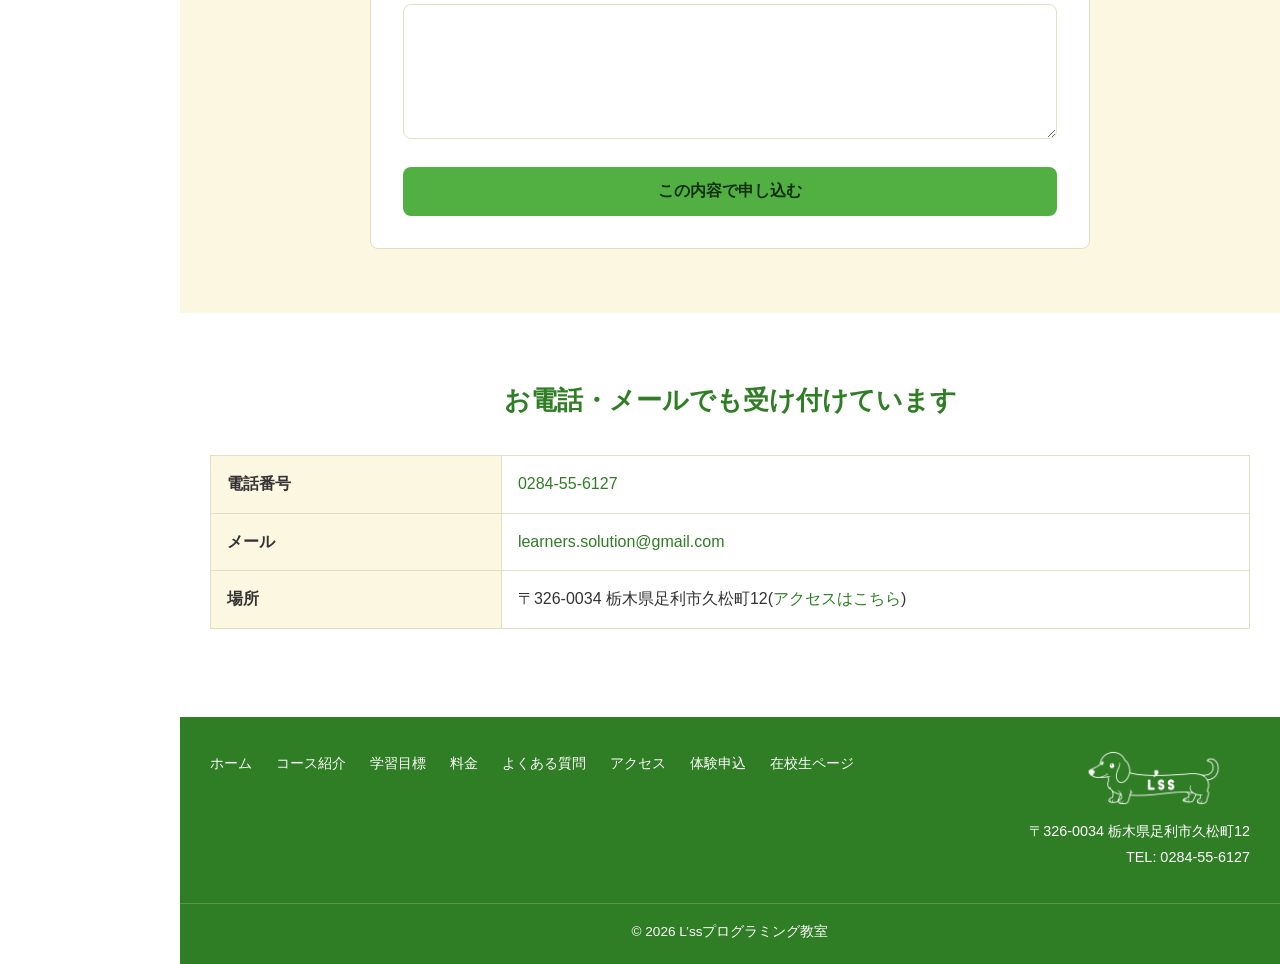
<file: trial.html>
<!DOCTYPE html>
<html lang="ja">
<head>
  <meta charset="UTF-8">
  <meta name="viewport" content="width=device-width, initial-scale=1.0">
  <title>無料体験レッスンのお申し込み | 足利市のプログラミング教室 L’ss</title>
  <meta name="description" content="L’ssプログラミング教室の無料体験レッスン申込ページ。実際の授業と同じ内容を45分体験していただけます。足利市久松町。">
  <!-- SEO:start -->
  <link rel="canonical" href="https://learners-solution.com/trial.html">
  <meta property="og:type" content="website">
  <meta property="og:site_name" content="L’ssプログラミング教室">
  <meta property="og:locale" content="ja_JP">
  <meta property="og:title" content="無料体験レッスンのお申し込み | 足利市のプログラミング教室 L’ss">
  <meta property="og:description" content="L’ssプログラミング教室の無料体験レッスン申込ページ。実際の授業と同じ内容を45分体験していただけます。足利市久松町。">
  <meta property="og:url" content="https://learners-solution.com/trial.html">
  <meta property="og:image" content="https://learners-solution.com/images/ogp.png">
  <meta name="twitter:card" content="summary_large_image">
  <!-- SEO:end -->
  <link rel="preconnect" href="https://fonts.googleapis.com">
  <link rel="preconnect" href="https://fonts.gstatic.com" crossorigin>
  <link href="https://fonts.googleapis.com/css2?family=Oswald:wght@500&display=swap" rel="stylesheet">
  <link rel="icon" href="favicon.ico" sizes="32x32">
  <link rel="icon" type="image/png" sizes="192x192" href="images/favicon-192.png">
  <link rel="apple-touch-icon" href="images/favicon-180.png">
  <link rel="stylesheet" href="css/style.css">
</head>
<body>

  <header class="site-header">
    <div class="container header-inner">
      <button class="nav-toggle" type="button" aria-controls="site-nav" aria-expanded="false">
        <span class="nav-toggle-bar"></span>
        <span class="nav-toggle-bar"></span>
        <span class="nav-toggle-bar"></span>
        <span class="nav-toggle-label">メニュー</span>
      </button>
      <a class="logo" href="index.html">
        <span class="logo-text">Learner’s Solution</span>
      </a>
      <nav class="site-nav" id="site-nav">
        <ul>
          <li><a href="index.html">ホーム</a></li>
          <li><a href="courses.html">コース紹介</a></li>
          <li><a href="instructor.html">学習目標</a></li>
          <li><a href="pricing.html">料金</a></li>
          <li><a href="faq.html">よくある質問</a></li>
          <li><a href="access.html">アクセス</a></li>
          <li><a href="trial.html" class="is-current">体験申込</a></li>
          <li><a href="members.html">在校生ページ</a></li>
        </ul>
      </nav>
    </div>
  </header>

  <main>

    <section class="page-head">
      <div class="container">
        <h1>無料体験レッスン</h1>
        <p>まずは教室の雰囲気を見に来てください。ご予約は下記フォームから承ります。</p>
      </div>
    </section>

    <section class="section">
      <div class="container">
        <h2 class="section-title">体験レッスンについて</h2>
        <div class="cards">
          <div class="card">
            <h3>実際の授業と同じ内容</h3>
            <p>45分間、通常のレッスンと同じ内容を体験していただきます。教室のパソコンや教材はこちらでご用意します。</p>
          </div>
          <div class="card">
            <h3>費用はかかりません</h3>
            <p>体験レッスンは無料です。持ち物も必要ありません。手ぶらでお越しください。</p>
          </div>
          <div class="card">
            <h3>その場での入会は不要</h3>
            <p>雰囲気を見ていただくことが目的です。ご家庭で相談してから、あらためてご連絡いただいて構いません。</p>
          </div>
        </div>
      </div>
    </section>

    <section class="section section-alt">
      <div class="container">
        <h2 class="section-title">お申し込みフォーム</h2>
        <p class="section-lead">下のフォームに入力して送信してください。ご記入のメールアドレスあてに、教室からご連絡いたします。</p>

        <form class="trial-form" id="trial-form">
          <p class="form-privacy">
            ご記入いただいた個人情報は、体験レッスンのご連絡以外には使用いたしません。
          </p>

          <!-- 日程を入れ替えるときは、この中の label を書き替える。
               value に書いた文字が、そのまま申込メールと記録用シートに残る。
               日程を増やすときは label ごとコピーして貼り付ける -->
          <fieldset class="form-field">
            <legend class="form-label">体験会 参加日<span class="form-badge">必須</span></legend>
            <p class="form-note">参加できる日程にチェックを入れてください。(複数回答可)</p>
            <label class="form-check">
              <input type="checkbox" name="dates" value="2026年8月16日(日) 15:00〜15:45">
              <span>2026年8月16日(日) 15:00〜15:45</span>
            </label>
            <label class="form-check">
              <input type="checkbox" name="dates" value="2026年8月30日(日) 15:00〜15:45">
              <span>2026年8月30日(日) 15:00〜15:45</span>
            </label>
          </fieldset>

          <div class="form-field">
            <label class="form-label" for="form-name">保護者氏名<span class="form-badge">必須</span></label>
            <input class="form-input" type="text" id="form-name" name="name" autocomplete="name" required>
          </div>

          <div class="form-field">
            <label class="form-label" for="form-email">メールアドレス<span class="form-badge">必須</span></label>
            <p class="form-note">教室からのご連絡は、こちらのメールアドレスに差し上げます。</p>
            <input class="form-input" type="email" id="form-email" name="email" autocomplete="email" required>
          </div>

          <div class="form-field">
            <label class="form-label" for="form-tel">電話番号<span class="form-badge">必須</span></label>
            <p class="form-note">メールでご連絡がつかない場合にお電話します。日中つながりやすい番号をご記入ください。</p>
            <input class="form-input" type="tel" id="form-tel" name="tel" autocomplete="tel" required>
          </div>

          <div class="form-field">
            <label class="form-label" for="form-message">その他(ご意見・ご質問など)<span class="form-badge is-optional">任意</span></label>
            <textarea class="form-textarea" id="form-message" name="message" rows="4"></textarea>
          </div>

          <!-- 自動投稿(bot)よけ。画面には出ない欄で、ここに入力のあった送信は捨てる。
               人が触ることはないので、この2行は消さないこと -->
          <div class="form-honeypot" aria-hidden="true">
            <label>ご住所<input type="text" name="address" tabindex="-1" autocomplete="off"></label>
          </div>

          <p class="form-error" id="form-error" role="alert" hidden></p>

          <button class="btn btn-primary form-submit" type="submit" id="form-submit">この内容で申し込む</button>
        </form>

        <!-- 送信が終わったら、上のフォームと入れ替えでこちらを表示する -->
        <div class="trial-form form-done" id="form-done" hidden tabindex="-1">
          <h3>送信しました</h3>
          <p>
            お申し込みありがとうございます。<br>
            ご記入いただいたメールアドレスあてに、教室からご連絡いたします。
          </p>
          <p class="form-note">
            迷惑メールフォルダに入ってしまうことがありますので、
            <a href="mailto:learners.solution@gmail.com">learners.solution@gmail.com</a>
            からのメールが受け取れるようご設定ください。<br>
            メールでご連絡がつかない場合は、ご記入の電話番号にお電話いたします。
            2〜3日たってもどちらも連絡がない場合は、お手数ですが
            <a href="tel:0284556127">0284-55-6127</a> までお問い合わせください。
          </p>
        </div>

        <noscript>
          <p class="text-center">
            お使いのブラウザではフォームをご利用いただけません。
            お手数ですが <a href="tel:0284556127">0284-55-6127</a> または
            <a href="mailto:learners.solution@gmail.com">learners.solution@gmail.com</a>
            までご連絡ください。
          </p>
        </noscript>
      </div>
    </section>

    <section class="section">
      <div class="container">
        <h2 class="section-title">お電話・メールでも受け付けています</h2>
        <div class="table-wrap">
          <table class="info-table">
            <tbody>
              <tr>
                <th>電話番号</th>
                <td><a href="tel:0284556127">0284-55-6127</a></td>
              </tr>
              <tr>
                <th>メール</th>
                <td><a href="mailto:learners.solution@gmail.com">learners.solution@gmail.com</a></td>
              </tr>
              <tr>
                <th>場所</th>
                <td>〒326-0034 栃木県足利市久松町12(<a href="access.html">アクセスはこちら</a>)</td>
              </tr>
            </tbody>
          </table>
        </div>
      </div>
    </section>

  </main>

  <footer class="site-footer">
    <div class="container footer-inner">
      <div class="footer-info">
        <img class="footer-logo" src="images/logo-lss-white.png" alt="L’ssプログラミング教室">
        <p>〒326-0034 栃木県足利市久松町12<br>TEL: 0284-55-6127</p>
      </div>
      <nav class="footer-nav">
        <ul>
          <li><a href="index.html">ホーム</a></li>
          <li><a href="courses.html">コース紹介</a></li>
          <li><a href="instructor.html">学習目標</a></li>
          <li><a href="pricing.html">料金</a></li>
          <li><a href="faq.html">よくある質問</a></li>
          <li><a href="access.html">アクセス</a></li>
          <li><a href="trial.html">体験申込</a></li>
          <li><a href="members.html">在校生ページ</a></li>
        </ul>
      </nav>
    </div>
    <p class="copyright">&copy; 2026 L’ssプログラミング教室</p>
  </footer>

  <script src="js/menu.js"></script>
  <script src="js/trial-form.js"></script>

</body>
</html>
</file>
<file: css/style.css>
@charset "UTF-8";

/* =========================================
   L’ssプログラミング教室 共通スタイル
   1. 変数・リセット
   2. 共通レイアウト
   3. ヘッダー / ナビ
   4. ボタン・リンク
   5. ページ共通パーツ
   6. 個別ページのパーツ
   7. フッター
   8. レスポンシブ
   ========================================= */


/* =========================================
   1. 変数・リセット
   ========================================= */

:root {
  --color-main: #52b043;        /* メインカラー・新緑の緑(ボタン・帯) */
  --color-main-dark: #2f7d24;   /* 濃いグリーン(見出し・リンク・フッター・ホバー) */
  --color-on-main: #12300d;     /* メインカラーの上に置く文字色 */
  --color-accent: #d129a4;      /* アクセントカラー */
  --color-text: #333333;
  --color-text-light: #666666;
  --color-bg: #ffffff;
  --color-bg-alt: #fbf7e0;      /* 薄い黄色(帯・ヒーロー・テーブルの縞) */
  --color-border: #e2e0c2;

  /* Windowsの "Yu Gothic" は既定で細字になり読みにくいため、
     先に Medium を指定して字面を太めに揃える */
  --font-base: "Hiragino Kaku Gothic ProN", "Hiragino Sans",
               "Yu Gothic Medium", "YuGothic", "Yu Gothic",
               "Meiryo", sans-serif;

  --container-width: 1080px;
  --radius: 8px;

  /* 左メニューの幅。開いている間、本文をこの分だけ右へ寄せる。
     メニュー項目が全角10文字まで折り返さない幅にしてある。
     内訳: 文字 152px (15.2px × 10文字) + 左右の余白24px + 左の枠線3px = 179px
     項目名を10文字より長くする場合は、この値も増やすこと */
  --nav-width: 180px;
}

* {
  box-sizing: border-box;
}

body,
h1, h2, h3, h4,
p, ul, ol, dl, dd, figure {
  margin: 0;
  padding: 0;
}

ul, ol {
  list-style: none;
}

img {
  max-width: 100%;
  height: auto;
  vertical-align: bottom;
}

body {
  font-family: var(--font-base);
  color: var(--color-text);
  background: var(--color-bg);
  line-height: 1.8;
  font-size: 16px;
}

a {
  color: var(--color-main-dark);
  text-decoration: none;
}

a:hover {
  text-decoration: underline;
}


/* =========================================
   2. 共通レイアウト
   ========================================= */

.container {
  width: 100%;
  max-width: var(--container-width);
  margin: 0 auto;
  padding: 0 20px;
}

.section {
  padding: 64px 0;
}

.section-alt {
  background: var(--color-bg-alt);
}

.section-title {
  font-size: 1.6rem;
  text-align: center;
  margin-bottom: 32px;
  color: var(--color-main-dark);
}

.section-title + .section-title,
.section-title:not(:first-child) {
  margin-top: 48px;
}

.text-center {
  text-align: center;
}

/* 見出しのすぐ下に置く、中央寄せの導入文 */
.section-lead {
  text-align: center;
  margin-top: -16px;
  margin-bottom: 32px;
  color: var(--color-text-light);
}


/* =========================================
   3. ヘッダー / ナビ
   ========================================= */

.site-header {
  border-bottom: 1px solid var(--color-border);
  background: #fff;
  position: sticky;
  top: 0;
  /* メニュー(z-index:20)より前面に置き、重なる幅の狭い画面でも
     メニューボタンを押して閉じられるようにする */
  z-index: 40;
}

.header-inner {
  display: flex;
  align-items: center;
  flex-wrap: wrap;
  gap: 16px;
  padding-top: 12px;
  padding-bottom: 12px;
}

.logo {
  display: flex;
  align-items: center;
}

.logo:hover {
  text-decoration: none;
}

/* 既存のGoogle Sitesのヘッダーと同じ Oswald を使う */
.logo-text {
  font-family: "Oswald", var(--font-base);
  font-size: 1.6rem;
  font-weight: 500;
  letter-spacing: 0.06em;
  color: var(--color-main-dark);
  white-space: nowrap;
}

/* メニューボタン(三本線) */
.nav-toggle {
  display: flex;
  flex-direction: column;
  justify-content: center;
  gap: 5px;
  width: 44px;
  height: 44px;
  padding: 0;
  background: #fff;
  border: 1px solid var(--color-border);
  border-radius: var(--radius);
  cursor: pointer;
  /* 開いたメニューの上に重ねて、閉じるボタンとして押せるようにする */
  position: relative;
  z-index: 30;
}

.nav-toggle:hover {
  background: var(--color-bg-alt);
}

.nav-toggle-bar {
  display: block;
  width: 22px;
  height: 2px;
  margin: 0 auto;
  background: var(--color-main-dark);
}

/* 画面には出さず、読み上げソフトにだけ伝えるラベル */
.nav-toggle-label {
  position: absolute;
  width: 1px;
  height: 1px;
  overflow: hidden;
  clip-path: inset(50%);
  white-space: nowrap;
}

/* ナビ(ボタンで開閉。左端に縦長のパネルとして開く。PCでは初期表示から開いている) */
.site-nav {
  display: none;
  position: fixed;
  top: 0;
  left: 0;
  width: var(--nav-width);
  height: 100vh;
  overflow-y: auto;
  background: #fff;
  border-right: 1px solid var(--color-border);
  box-shadow: 2px 0 8px rgba(0, 0, 0, .08);
  /* ヘッダーのメニューボタンと重ならない位置から項目を並べる */
  padding-top: 80px;
  z-index: 20;
}

.nav-open .site-nav {
  display: block;
}

/* メニューが開いている間は本文全体を右へ寄せ、メニューに隠れないようにする。
   幅の狭い画面では寄せる余地がないため、従来どおり本文に重ねて表示する */
@media (min-width: 769px) {
  body.nav-open {
    padding-left: var(--nav-width);
  }
}

.site-nav li + li {
  border-top: 1px solid var(--color-border);
}

.site-nav a {
  display: block;
  color: var(--color-text);
  font-size: 0.95rem;
  padding: 14px 12px;
  border-left: 3px solid transparent;
}

.site-nav a:hover {
  color: var(--color-main-dark);
  background: var(--color-bg-alt);
  text-decoration: none;
}

.site-nav a.is-current {
  color: var(--color-main-dark);
  border-left-color: var(--color-main);
  font-weight: bold;
}


/* =========================================
   4. ボタン・リンク
   ========================================= */

.btn {
  display: inline-block;
  padding: 14px 32px;
  border-radius: var(--radius);
  font-weight: bold;
  text-align: center;
  transition: background-color .2s, color .2s;
}

.btn:hover {
  text-decoration: none;
}

/* ボタンだけを置いた段落。p のマージンは 0 にリセットしてあるため、
   何もしないと直前の文章とボタンがくっつき、セクション下の余白(64px)に
   対して上が詰まって見える。その差を埋めるための余白 */
.btn-block {
  margin-top: 48px;
}

.btn-primary {
  background: var(--color-main);
  color: var(--color-on-main);
}

.btn-primary:hover {
  background: var(--color-main-dark);
  color: #fff;
}

.btn-outline {
  border: 2px solid var(--color-main);
  color: var(--color-main-dark);
  background: #fff;
}

.btn-outline:hover {
  background: var(--color-main-dark);
  border-color: var(--color-main-dark);
  color: #fff;
}

.link-arrow::after {
  content: " →";
}


/* =========================================
   5. ページ共通パーツ
   ========================================= */

/* ヒーロー(トップページ)。左に文章、右に写真の2カラム */
.hero {
  background: var(--color-bg-alt);
  padding: 72px 0;
}

.hero-inner {
  display: flex;
  align-items: center;
  flex-wrap: wrap;
  gap: 40px;
}

.hero-text {
  flex: 1 1 380px;
}

.hero-visual {
  flex: 1 1 340px;
}

/* 背景を抜いた写真。影をつけて、切り抜きが浮いて見えないようにする */
.hero-visual img {
  display: block;
  width: 100%;
  height: auto;
  filter: drop-shadow(0 10px 18px rgba(0, 0, 0, .18));
}

.hero h1 {
  font-size: 2rem;
  line-height: 1.5;
  color: var(--color-main-dark);
  margin-bottom: 24px;
}

.hero-lead {
  font-size: 1.05rem;
  color: var(--color-text-light);
  margin-bottom: 32px;
}

.hero-actions {
  display: flex;
  flex-wrap: wrap;
  gap: 16px;
}

/* 下層ページの見出しエリア */
.page-head {
  background: var(--color-bg-alt);
  padding: 48px 0;
  text-align: center;
}

.page-head h1 {
  font-size: 1.8rem;
  color: var(--color-main-dark);
  margin-bottom: 12px;
}

.page-head p {
  color: var(--color-text-light);
}

/* カード */
.cards {
  display: flex;
  flex-wrap: wrap;
  gap: 24px;
}

.card {
  flex: 1 1 280px;
  background: #fff;
  border: 1px solid var(--color-border);
  border-radius: var(--radius);
  padding: 28px 24px;
}

.card h3 {
  font-size: 1.1rem;
  color: var(--color-main-dark);
  margin-bottom: 12px;
}

/* コース名だけにアクセント色の下線を引く(かっこ書きの対象年齢には引かない)。
   コース紹介ページの見出しと同じ線の太さ・色に揃えている。
   line-height を詰めないと、本文用の広い行間の分だけ箱が縦に伸びて
   下線が文字から離れ、次の行のほうに寄って見えてしまう */
.card h3 .course-name {
  display: inline-block;
  line-height: 1.2;
  padding-bottom: 3px;
  margin-bottom: 5px;
  border-bottom: 2px solid var(--color-accent);
}

.card p + p {
  margin-top: 12px;
}

/* カード内の箇条書き(学習目標など) */
.goal-list {
  list-style: disc;
  padding-left: 1.3em;
}

.goal-list li + li {
  margin-top: 10px;
}

/* 注意書きリスト */
.note-list {
  list-style: disc;
  padding-left: 1.4em;
  max-width: 760px;
  margin: 0 auto;
}

.note-list li {
  margin-bottom: 8px;
}

/* テーブル */
.table-wrap {
  overflow-x: auto;
  margin-bottom: 24px;
}

.price-table,
.info-table {
  width: 100%;
  border-collapse: collapse;
  background: #fff;
}

.price-table th,
.price-table td,
.info-table th,
.info-table td {
  border: 1px solid var(--color-border);
  padding: 14px 16px;
  text-align: left;
  vertical-align: top;
}

.price-table thead th {
  background: var(--color-main);
  color: var(--color-on-main);
}

.price-table tbody th,
.info-table th {
  background: var(--color-bg-alt);
  white-space: nowrap;
  width: 28%;
}


/* =========================================
   6. 個別ページのパーツ
   ========================================= */

/* コース紹介 */
.course {
  border: 1px solid var(--color-border);
  border-radius: var(--radius);
  padding: 32px;
  margin-bottom: 32px;
}

.course h2 {
  font-size: 1.35rem;
  color: var(--color-main-dark);
  margin-bottom: 16px;
  padding-bottom: 12px;
  border-bottom: 2px solid var(--color-accent);
}

.course-spec {
  display: grid;
  grid-template-columns: 8em 1fr;
  gap: 8px 16px;
  margin-top: 20px;
}

.course-spec dt {
  font-weight: bold;
  color: var(--color-main-dark);
}

/* 講師が公開しているアプリの紹介(学習目標ページ) */
.app-showcase {
  max-width: 640px;
  margin: 0 auto;
  padding: 32px;
  background: #fff;
  border: 1px solid var(--color-border);
  border-radius: var(--radius);
  text-align: center;
}

.app-showcase h3 {
  font-size: 1.2rem;
  color: var(--color-main-dark);
  margin-bottom: 8px;
}

.app-showcase-tagline {
  font-weight: bold;
  color: var(--color-text);
  margin-bottom: 16px;
}

.app-showcase-text p:not(.app-showcase-tagline) {
  text-align: left;
  margin-bottom: 24px;
}

.app-badges {
  display: flex;
  flex-wrap: wrap;
  justify-content: center;
  align-items: center;
  gap: 16px;
}

/* Google Playのバッジ画像は、周囲に余白が多く含まれているため、
   App Storeのバッジと高さを揃えても横に間延びして見える。
   実際の見た目の高さが揃うよう、少しだけ大きくする */
.app-badges img {
  display: block;
  height: 48px;
  width: auto;
}

.app-badges a:nth-child(2) img {
  height: 60px;
  margin: -6px 0;
}

/* 学習目標(教室からのメッセージ) */
.message {
  max-width: 760px;
  margin: 0 auto;
  font-size: 1.05rem;
}

.message p + p {
  margin-top: 24px;
}

/* 作品写真を横3枚並べる。縦横比がばらばらなので、高さを揃えて中央に収める */
.photo-row {
  display: flex;
  gap: 20px;
  margin-bottom: 40px;
}

.photo-row img {
  flex: 1 1 0;
  min-width: 0;
  height: 240px;
  object-fit: contain;
}

/* FAQ */
.faq-item {
  border: 1px solid var(--color-border);
  border-radius: var(--radius);
  margin-bottom: 12px;
  background: #fff;
}

.faq-item summary {
  padding: 18px 20px;
  font-weight: bold;
  cursor: pointer;
  color: var(--color-main-dark);
}

.faq-item summary:hover {
  background: var(--color-bg-alt);
}

.faq-item p {
  padding: 0 20px 20px;
}

/* 地図 */
.map-wrap {
  margin-bottom: 24px;
}

.map-wrap iframe {
  width: 100%;
  height: 400px;
  border: 0;
  border-radius: var(--radius);
}

/* 埋め込みPDF(レッスンスケジュール)。A4縦の比率に合わせた高さ */
.pdf-embed {
  margin-top: 24px;
}

.pdf-embed iframe {
  display: block;
  width: 100%;
  aspect-ratio: 210 / 297;
  border: 1px solid var(--color-border);
  border-radius: var(--radius);
  background: #fff;
}

/* 在校生ページのパスワード入力 */
.lock-form {
  max-width: 420px;
  margin: 0 auto;
  padding: 32px 24px;
  background: var(--color-bg-alt);
  border: 1px solid var(--color-border);
  border-radius: var(--radius);
  text-align: center;
}

.lock-label {
  display: block;
  font-weight: bold;
  color: var(--color-main-dark);
  margin-bottom: 8px;
}

.lock-input {
  width: 100%;
  padding: 12px 14px;
  margin-bottom: 16px;
  font-family: inherit;
  font-size: 1rem;
  background: #fff;
  border: 1px solid var(--color-border);
  border-radius: var(--radius);
}

.lock-input:focus {
  outline: 2px solid var(--color-main);
  outline-offset: 1px;
}

.lock-form .btn {
  width: 100%;
  cursor: pointer;
  border: 0;
  font-size: 1rem;
  font-family: inherit;
}

.lock-error {
  margin-top: 16px;
  color: #b3261e;
  font-weight: bold;
}

.lock-note {
  margin-top: 16px;
  font-size: 0.9rem;
  color: var(--color-text-light);
  text-align: left;
}

/* 体験申込フォーム(自作。送信先は Apps Script → js/trial-form.js) */
.trial-form {
  max-width: 720px;
  margin: 0 auto;
  padding: 32px;
  background: #fff;
  border: 1px solid var(--color-border);
  border-radius: var(--radius);
}

/* 冒頭の個人情報についてのお断り */
.form-privacy {
  margin-bottom: 28px;
  padding-bottom: 20px;
  border-bottom: 1px solid var(--color-border);
  font-size: 0.9rem;
  color: var(--color-text-light);
}

/* fieldset は既定で枠線と余白が付くため、他の項目と同じ見た目に揃える */
.form-field {
  margin: 0 0 28px;
  padding: 0;
  border: 0;
}

.form-label {
  display: block;
  padding: 0;
  margin-bottom: 8px;
  font-weight: bold;
  color: var(--color-main-dark);
}

/* 必須 / 任意 の小さな札 */
.form-badge {
  display: inline-block;
  margin-left: 10px;
  padding: 2px 8px;
  border-radius: 4px;
  font-size: 0.75rem;
  font-weight: bold;
  vertical-align: 2px;
  background: var(--color-accent);
  color: #fff;
}

.form-badge.is-optional {
  background: var(--color-bg-alt);
  color: var(--color-text-light);
  border: 1px solid var(--color-border);
}

.form-note {
  margin-bottom: 10px;
  font-size: 0.9rem;
  color: var(--color-text-light);
}

.form-input,
.form-textarea {
  width: 100%;
  padding: 12px 14px;
  font-family: inherit;
  font-size: 1rem;
  color: var(--color-text);
  background: #fff;
  border: 1px solid var(--color-border);
  border-radius: var(--radius);
}

.form-textarea {
  display: block;
  line-height: 1.7;
  resize: vertical;
}

.form-input:focus,
.form-textarea:focus,
.form-check input:focus-visible {
  outline: 2px solid var(--color-main);
  outline-offset: 1px;
}

/* チェックボックスの選択肢。枠全体を押せるようにして、指でも選びやすくする */
.form-check {
  display: flex;
  align-items: flex-start;
  gap: 10px;
  padding: 12px 14px;
  border: 1px solid var(--color-border);
  border-radius: var(--radius);
  cursor: pointer;
}

.form-check + .form-check {
  margin-top: 10px;
}

.form-check:hover {
  background: var(--color-bg-alt);
}

.form-check input {
  flex: none;
  width: 18px;
  height: 18px;
  /* 行の中心ではなく1行目の文字に合わせる */
  margin-top: 0.3em;
  accent-color: var(--color-main);
}

/* botよけの隠し欄。display:none だと入力欄と見なさない自動投稿ツールがあるため、
   画面の外へ追い出す形で隠す */
.form-honeypot {
  position: absolute;
  left: -9999px;
  width: 1px;
  height: 1px;
  overflow: hidden;
}

.form-error {
  margin-bottom: 16px;
  padding: 12px 14px;
  border-radius: var(--radius);
  background: #fdecea;
  color: #b3261e;
  font-weight: bold;
}

.form-submit {
  width: 100%;
  border: 0;
  font-family: inherit;
  font-size: 1rem;
  cursor: pointer;
}

.form-submit:disabled {
  background: var(--color-border);
  color: var(--color-text-light);
  cursor: default;
}

/* 送信後にフォームと入れ替えで出す完了メッセージ */
.form-done {
  text-align: center;
}

.form-done h3 {
  margin-bottom: 12px;
  font-size: 1.2rem;
  color: var(--color-main-dark);
}


/* =========================================
   7. フッター
   ========================================= */

.site-footer {
  background: var(--color-main-dark);
  color: #fff;
  padding: 32px 0 20px;
  margin-top: 0;
}

.footer-inner {
  display: flex;
  flex-wrap: wrap;
  justify-content: space-between;
  align-items: flex-start;
  gap: 32px;
}

/* 白抜き・背景透明のロゴ(images/logo-lss-white.png) */
/* ロゴ・住所・電話番号を右端に揃えて縦に並べる */
.footer-info {
  order: 2;
  text-align: right;
  margin-left: auto;
}

.footer-logo {
  display: block;
  height: 58px;
  width: auto;
  margin: 0 0 12px auto;
}

.footer-info p {
  font-size: 0.9rem;
}

/* ナビゲーションは左側から並べる */
.footer-nav {
  order: 1;
}

.footer-nav ul {
  display: flex;
  flex-wrap: wrap;
  justify-content: flex-start;
  gap: 8px 24px;
}

.footer-nav a {
  color: #fff;
  font-size: 0.9rem;
}

.copyright {
  text-align: center;
  font-size: 0.85rem;
  margin-top: 32px;
  padding-top: 16px;
  border-top: 1px solid rgba(255, 255, 255, .2);
}


/* =========================================
   8. レスポンシブ(スマホ・タブレット)
   ========================================= */

@media (max-width: 768px) {

  body {
    font-size: 15px;
  }

  .header-inner {
    gap: 10px;
  }

  .logo-text {
    font-size: 1.2rem;
    letter-spacing: 0.04em;
  }

  .footer-logo {
    height: 48px;
  }

  .hero {
    padding: 56px 0;
  }

  /* 横に並べる幅がないので、文章の下に写真を置く */
  .hero-inner {
    flex-direction: column;
    gap: 28px;
  }

  .hero-text {
    text-align: center;
  }

  .hero h1 {
    font-size: 1.5rem;
  }

  .section {
    padding: 48px 0;
  }

  .section-title {
    font-size: 1.35rem;
  }

  .btn {
    width: 100%;
    max-width: 320px;
  }

  .hero-actions {
    flex-direction: column;
    align-items: center;
  }

  /* スマホでは埋め込みPDFが小さすぎて読めないうえ、
     機種によっては表示できないため、ボタンから開いてもらう */
  .pdf-embed {
    display: none;
  }

  .photo-row {
    gap: 10px;
    margin-bottom: 28px;
  }

  .photo-row img {
    height: 130px;
  }

  .course {
    padding: 24px 20px;
  }

  .trial-form {
    padding: 24px 20px;
  }

  /* 上の .btn の max-width:320px を打ち消し、送信ボタンは横幅いっぱいのままにする */
  .form-submit {
    max-width: none;
  }

  .course-spec {
    grid-template-columns: 1fr;
    gap: 4px;
  }

  .course-spec dd {
    margin-bottom: 12px;
  }

  .price-table tbody th,
  .info-table th {
    width: auto;
    white-space: normal;
  }
}
</file>
